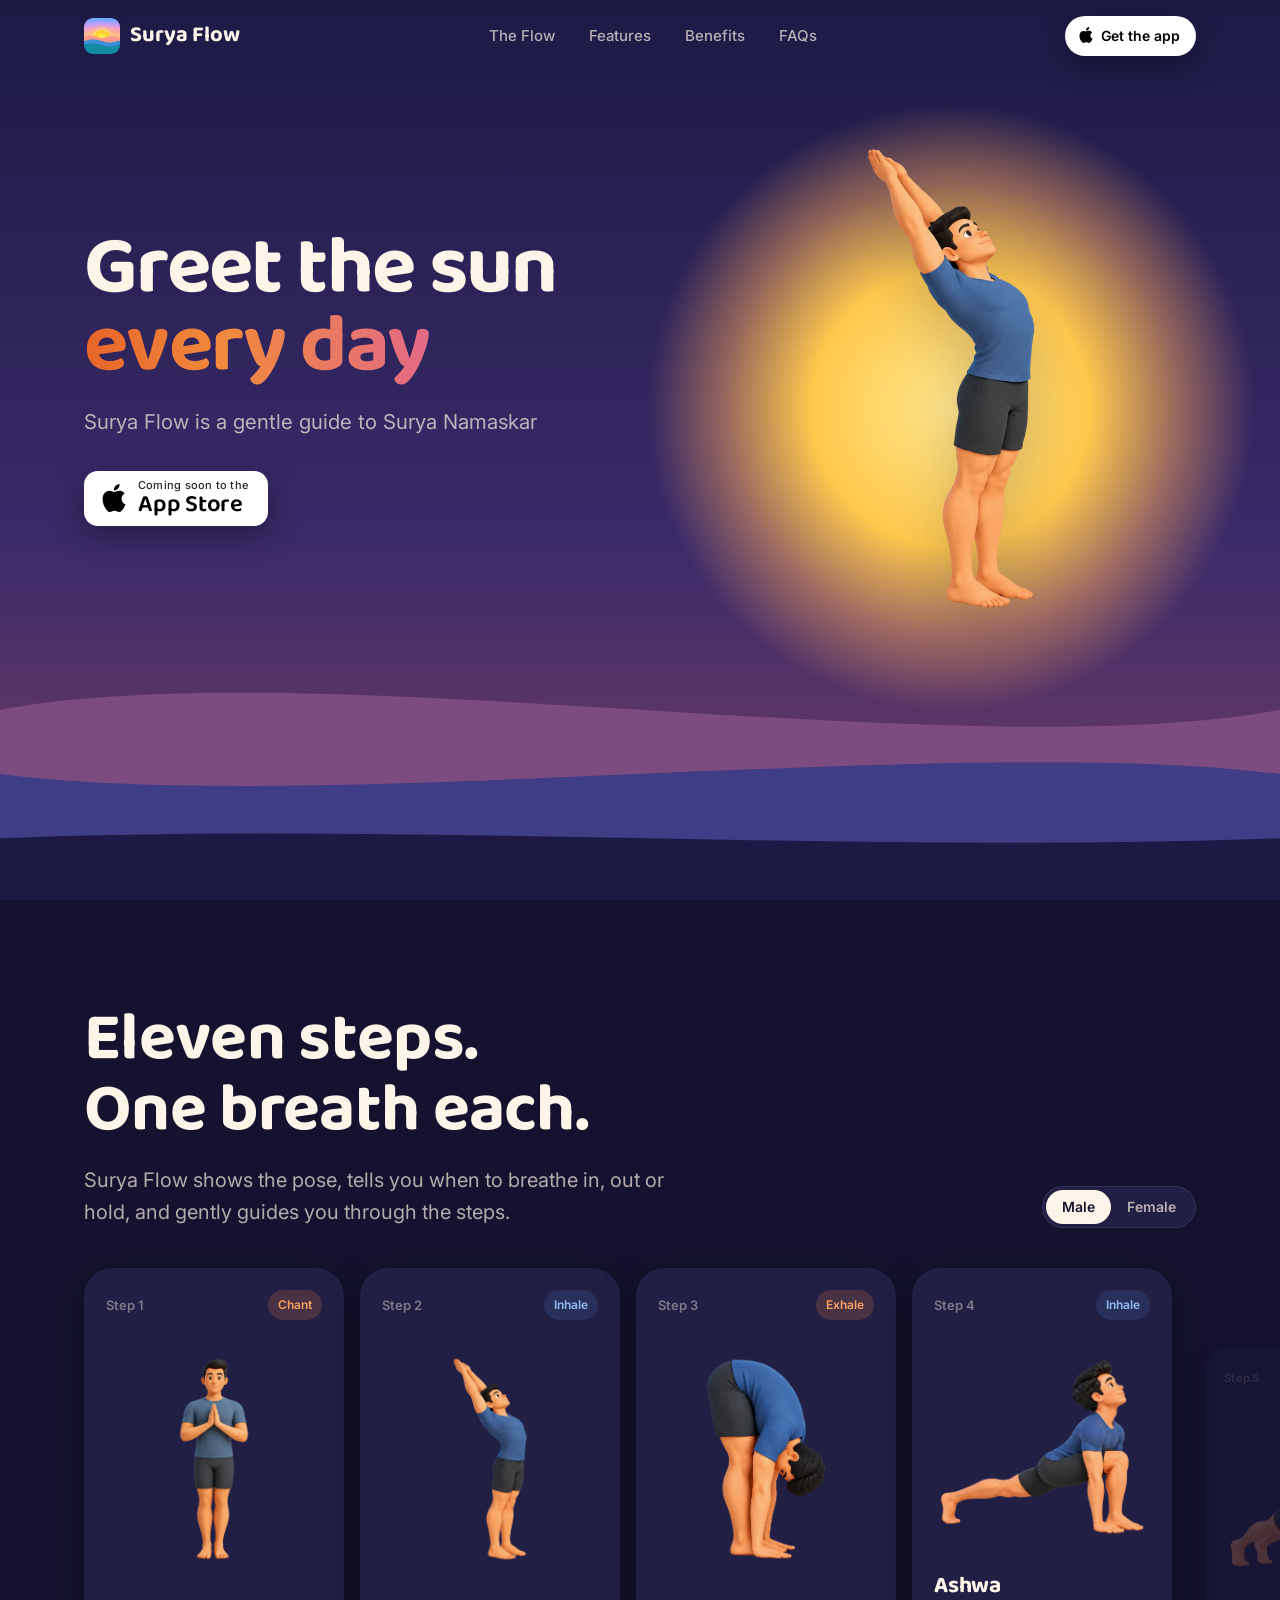
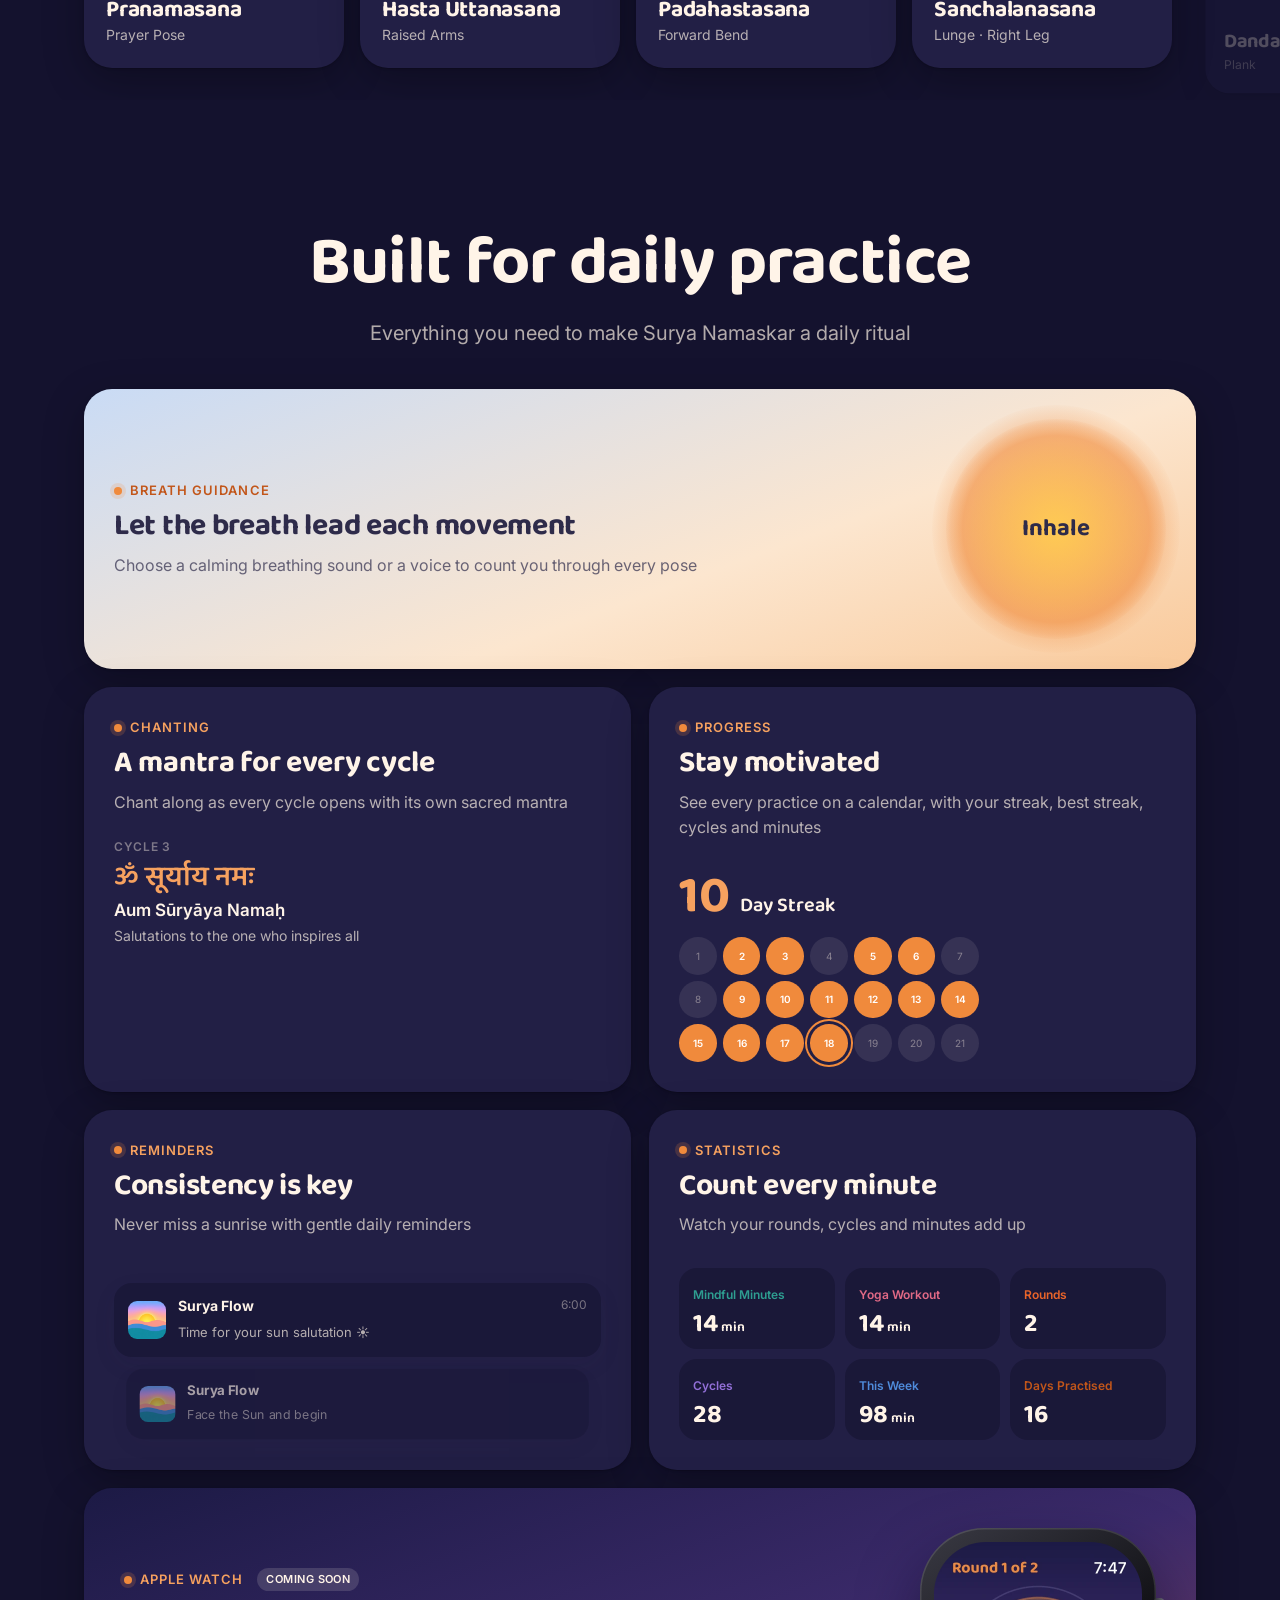
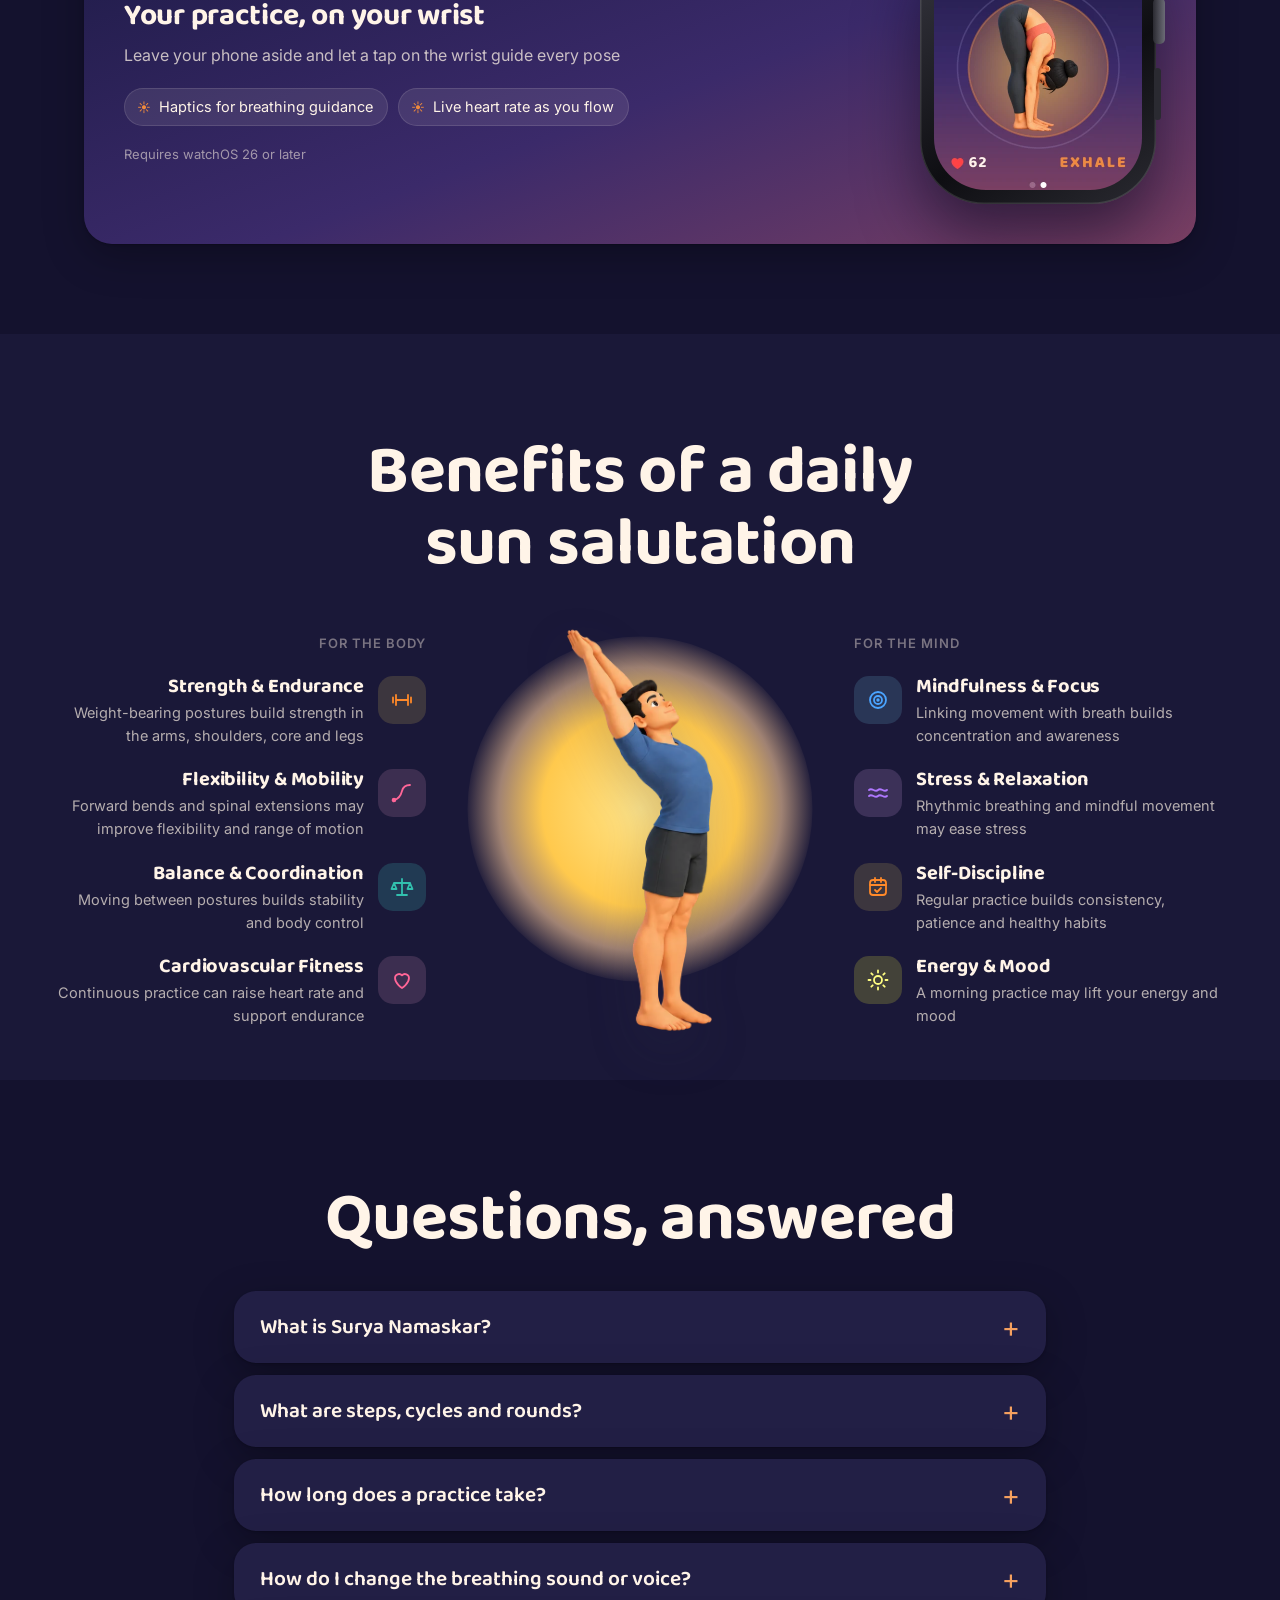
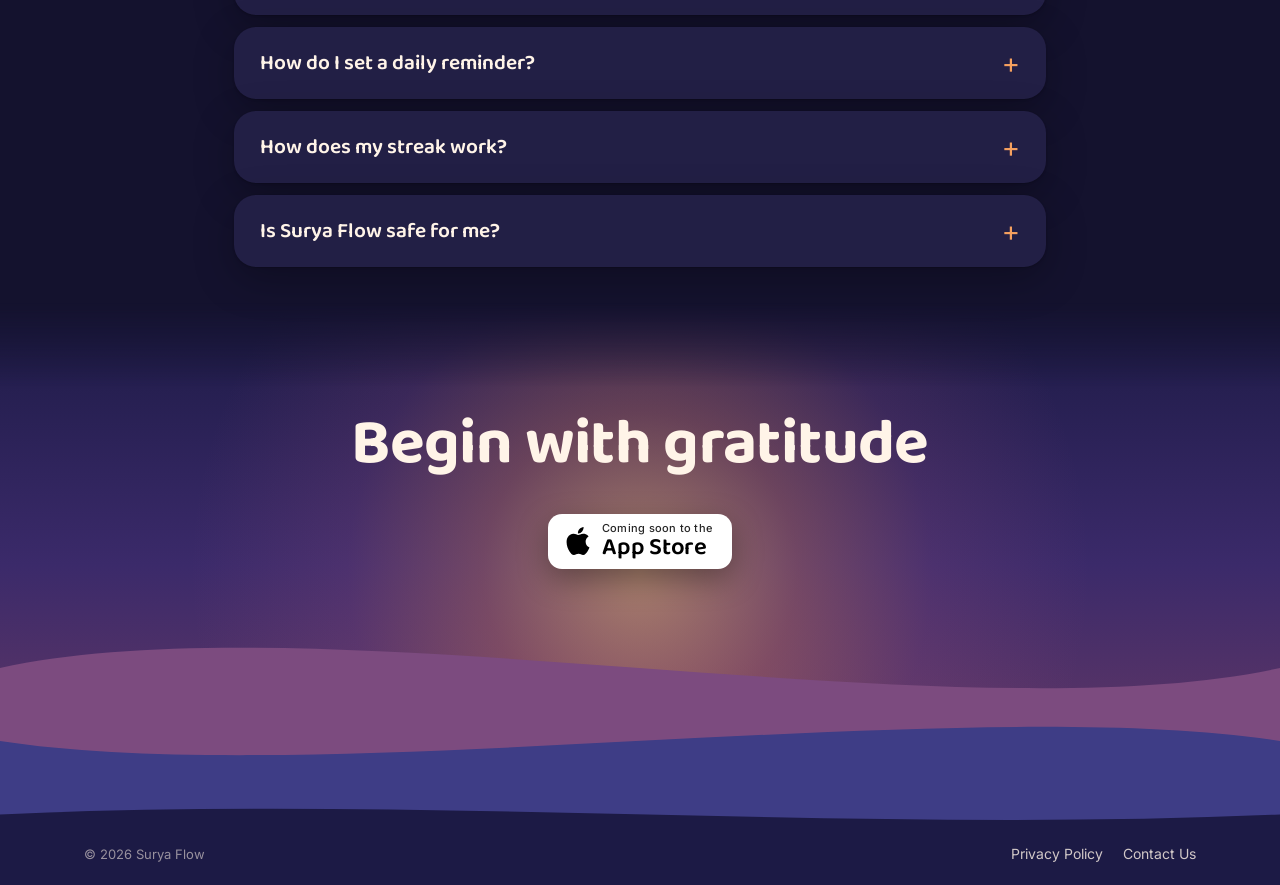
<file: index.html>
<!doctype html>
<html lang="en">
<head>
  <meta charset="utf-8">
  <script>(function(){function t(){var h=new Date().getHours(),d=h<6||h>=18;document.documentElement.dataset.theme=d?"dark":"light";var m=document.querySelector('meta[name="theme-color"]');if(m)m.content=d?"#1C1A45":"#C9DBF5";}t();setInterval(t,60000);})();</script>
  <script>try{history.scrollRestoration="manual"}catch(e){}</script>
  <meta name="viewport" content="width=device-width, initial-scale=1, viewport-fit=cover">
  <title>Surya Flow · A gentle guide to Surya Namaskar</title>
  <meta name="description" content="Surya Flow guides your sun salutation pose by pose, with breath cues, 14 recorded mantras, streaks, reminders and Apple Health. In English and Hindi, for iPhone.">
  <meta name="theme-color" content="#C9DBF5">
  <meta property="og:title" content="Surya Flow · A gentle guide to Surya Namaskar">
  <meta property="og:description" content="Move with awareness. Breathe with intention. Practise with gratitude.">
  <meta property="og:image" content="assets/og.jpg">
  <meta property="og:type" content="website">
  <meta name="twitter:card" content="summary_large_image">
  <link rel="icon" type="image/png" href="assets/favicon.png">
  <link rel="apple-touch-icon" href="assets/apple-touch-icon.png">
  <link rel="preconnect" href="https://fonts.googleapis.com">
  <link rel="preconnect" href="https://fonts.gstatic.com" crossorigin>
  <link href="https://fonts.googleapis.com/css2?family=Baloo+2:wght@500;600;700;800&family=Inter:wght@400;500;600;700&display=swap" rel="stylesheet">
  <link rel="stylesheet" href="styles.css?v=20261114084831">
</head>
<body>

<header class="nav" id="nav">
  <div class="wrap nav-inner">
    <a class="brand" href="#top"><img src="assets/icon.webp" alt="" width="36" height="36">Surya Flow</a>
    <ul class="nav-links">
      <li><a href="#flow">The Flow</a></li>
      <li><a href="#features">Features</a></li>
      <li><a href="#benefits">Benefits</a></li>
      <li><a href="#help">FAQs</a></li>
    </ul>
    <a class="store-pill" href="#download"><svg class="apple" viewBox="0 0 24 24" width="16" height="16" aria-hidden="true"><path fill="currentColor" d="M12.152 6.896c-.948 0-2.415-1.078-3.96-1.04-2.04.027-3.91 1.183-4.961 3.014-2.117 3.675-.546 9.103 1.519 12.09 1.013 1.454 2.208 3.09 3.792 3.039 1.52-.065 2.09-.987 3.935-.987 1.831 0 2.35.987 3.96.948 1.637-.026 2.676-1.48 3.676-2.948 1.156-1.688 1.636-3.325 1.662-3.415-.039-.013-3.182-1.221-3.22-4.857-.026-3.04 2.48-4.494 2.597-4.559-1.429-2.09-3.623-2.324-4.39-2.376-2-.156-3.675 1.09-4.61 1.09zM15.53 3.83c.843-1.012 1.4-2.427 1.245-3.83-1.207.052-2.662.805-3.532 1.818-.78.896-1.454 2.338-1.273 3.714 1.338.104 2.715-.688 3.559-1.701"/></svg>Get the app</a>
  </div>
</header>

<main id="top">

  <!-- Hero -->
  <section class="hero">
    <div class="hero-waves" aria-hidden="true">
      <svg class="wave-1" viewBox="0 0 2880 300" preserveAspectRatio="none" style="height:100%"><path fill="#F7A08C" d="M0 70 C 360 0 1080 140 1440 70 C 1800 0 2520 140 2880 70 V300 H0Z"/></svg>
      <svg class="wave-2" viewBox="0 0 2880 300" preserveAspectRatio="none" style="height:78%"><path fill="#4B8FD8" d="M0 80 C 360 150 1080 10 1440 80 C 1800 150 2520 10 2880 80 V300 H0Z"/></svg>
      <svg class="wave-3" viewBox="0 0 2880 300" preserveAspectRatio="none" style="height:55%"><path fill="#1F8A9E" d="M0 60 C 480 0 960 120 1440 60 C 1920 0 2400 120 2880 60 V300 H0Z"/></svg>
    </div>

    <div class="wrap hero-grid">
      <div class="hero-copy">
        <h1 class="reveal" style="--d:.08s">Greet the sun<br><em>every day</em></h1>
        <p class="hero-lede reveal" style="--d:.16s">Surya Flow is a gentle guide to Surya Namaskar</p>
        <div class="hero-cta reveal" style="--d:.24s">
          <a class="store-badge" href="#download" aria-label="Coming soon to the App Store"><svg class="apple" viewBox="0 0 24 24" width="28" height="28" aria-hidden="true"><path fill="currentColor" d="M12.152 6.896c-.948 0-2.415-1.078-3.96-1.04-2.04.027-3.91 1.183-4.961 3.014-2.117 3.675-.546 9.103 1.519 12.09 1.013 1.454 2.208 3.09 3.792 3.039 1.52-.065 2.09-.987 3.935-.987 1.831 0 2.35.987 3.96.948 1.637-.026 2.676-1.48 3.676-2.948 1.156-1.688 1.636-3.325 1.662-3.415-.039-.013-3.182-1.221-3.22-4.857-.026-3.04 2.48-4.494 2.597-4.559-1.429-2.09-3.623-2.324-4.39-2.376-2-.156-3.675 1.09-4.61 1.09zM15.53 3.83c.843-1.012 1.4-2.427 1.245-3.83-1.207.052-2.662.805-3.532 1.818-.78.896-1.454 2.338-1.273 3.714 1.338.104 2.715-.688 3.559-1.701"/></svg><span class="stack"><small>Coming soon to the</small><b>App Store</b></span></a>
        </div>
      </div>

      <div class="hero-figure reveal" style="--d:.2s" aria-label="A figure moving through the Surya Namaskar poses">
        <div class="fig-sun" aria-hidden="true"></div>
        <div class="fig-stage" id="pStage"></div>
      </div>
    </div>
  </section>

  <!-- The flow -->
  <section class="pad" id="flow">
    <div class="wrap">
      <div class="flow-head">
        <div>
          <h2 class="section-title reveal">Eleven steps.<br>One breath each.</h2>
          <p class="section-lede reveal">Surya Flow shows the pose, tells you when to breathe in, out or hold, and gently guides you through the steps.</p>
        </div>
        <div class="reveal">
          <div class="seg" role="group" aria-label="Figure">
            <button type="button" data-figure="male" aria-pressed="true">Male</button>
            <button type="button" data-figure="female" aria-pressed="false">Female</button>
          </div>
        </div>
      </div>
    </div>
    <div class="steps" id="steps"></div>
  </section>

  <!-- Features -->
  <section class="pad" id="features" style="padding-top:0">
    <div class="wrap">
      <div class="center">
        <h2 class="section-title reveal">Built for<br class="m-br"> daily practice</h2>
        <p class="section-lede reveal">Everything you need to make Surya Namaskar a daily ritual</p>
      </div>

      <div class="bento">
        <article class="tile t-6 breath reveal">
          <div class="copy">
            <span class="eyebrow" style="color:#C2561A">Breath guidance</span>
            <h3>Let the breath lead each movement</h3>
            <p>Choose a calming breathing sound or a voice to count you through every pose</p>
          </div>
          <div class="breather" aria-hidden="true"><div class="ring r2"></div><div class="ring"></div><span id="breathWord">Inhale</span></div>
        </article>

        <article class="tile t-3 mantra-tile reveal">
          <span class="eyebrow">Chanting</span>
          <h3>A mantra for every cycle</h3>
          <p>Chant along as every cycle opens with its own sacred mantra</p>
          <div class="tile-visual">
            <div class="mantra-rot" id="mantraRot">
              <div class="mr-n">Cycle 3</div>
              <div class="mr-hi" lang="hi">ॐ सूर्याय नमः</div>
              <div class="mr-en">Aum Sūryāya Namaḥ</div>
              <div class="mr-mean">Salutations to the one who inspires all</div>
            </div>
            <div class="wave-bars" aria-hidden="true" id="bars"></div>
          </div>
        </article>

        <article class="tile t-3 reveal" style="--d:.08s">
          <span class="eyebrow">Progress</span>
          <h3>Stay motivated</h3>
          <p>See every practice on a calendar, with your streak, best streak, cycles and minutes</p>
          <div class="tile-visual">
            <div class="streak"><b>10</b><span>Day Streak</span></div>
            <div class="cal" id="cal" aria-hidden="true"></div>
          </div>
        </article>

        <article class="tile t-3 reveal">
          <span class="eyebrow">Reminders</span>
          <h3>Consistency is key</h3>
          <p>Never miss a sunrise with gentle daily reminders</p>
          <div class="tile-visual">
            <div class="notif"><img src="assets/icon.webp" alt=""><div><b>Surya Flow</b><small>Time for your sun salutation ☀</small></div><span class="when">6:00</span></div>
            <div class="notif"><img src="assets/icon.webp" alt=""><div><b>Surya Flow</b><small>Face the Sun and begin</small></div></div>
          </div>
        </article>

        <article class="tile t-3 reveal" style="--d:.08s">
          <span class="eyebrow">Statistics</span>
          <h3>Count every minute</h3>
          <p>Watch your rounds, cycles and minutes add up</p>
          <div class="tile-visual health">
            <div class="mind"><small>Mindful Minutes</small><b>14<span> min</span></b></div>
            <div class="yoga"><small>Yoga Workout</small><b>14<span> min</span></b></div>
            <div class="rounds"><small>Rounds</small><b>2</b></div>
            <div class="cycles"><small>Cycles</small><b>28</b></div>
            <div class="week"><small>This Week</small><b>98<span> min</span></b></div>
            <div class="days"><small>Days Practised</small><b>16</b></div>
          </div>
        </article>

        <article class="tile t-6 watch-tile reveal">
          <div class="copy">
            <span class="eyebrow">Apple Watch <em class="soon">Coming soon</em></span>
            <h3>Your practice, on your wrist</h3>
            <p>Leave your phone aside and let a tap on the wrist guide every pose</p>
            <ul class="watch-feats">
              <li>Haptics for breathing guidance</li>
              <li>Live heart rate as you flow</li>
            </ul>
            <small class="watch-req">Requires watchOS 26 or later</small>
          </div>
          <div class="watch">
            <div class="watch-crown"></div><div class="watch-btn"></div>
            <div class="watch-screen"><img src="assets/watch-practice.webp?v=2" alt="Surya Flow on Apple Watch: Round 1 of 2, forward bend in the breathing circle, heart rate 62, Exhale" width="416" height="496" loading="lazy"></div>
          </div>
        </article>
      </div>
    </div>
  </section>

  <!-- Benefits -->
  <section class="pad benefits" id="benefits">
    <div class="wrap">
      <div class="center">
        <h2 class="section-title reveal">Benefits of a daily<br>sun salutation</h2>
      </div>
      <div class="benefit-grid around">
        <div class="benefit-col">
          <div class="col-label reveal">For the body</div>
          <div class="benefit reveal" style="--d:0.00s"><div class="b-ico b-strength"><svg width="24" height="24" viewBox="0 0 24 24" fill="none" stroke="currentColor" stroke-width="1.8" stroke-linecap="round" stroke-linejoin="round" aria-hidden="true"><path d="M6 7v10M18 7v10M3 9.5v5M21 9.5v5M6 12h12"/></svg></div><div><h3>Strength &amp; Endurance</h3><p>Weight-bearing postures build strength in the arms, shoulders, core and legs</p></div></div>
          <div class="benefit reveal" style="--d:0.06s"><div class="b-ico b-flex"><svg width="24" height="24" viewBox="0 0 24 24" fill="none" stroke="currentColor" stroke-width="1.8" stroke-linecap="round" stroke-linejoin="round" aria-hidden="true"><path d="M4 19c5-1 7-5 8-9s3-6 8-6"/><circle cx="4" cy="19" r="1.4" fill="currentColor"/></svg></div><div><h3>Flexibility &amp; Mobility</h3><p>Forward bends and spinal extensions may improve flexibility and range of motion</p></div></div>
          <div class="benefit reveal" style="--d:0.12s"><div class="b-ico b-balance"><svg width="24" height="24" viewBox="0 0 24 24" fill="none" stroke="currentColor" stroke-width="1.8" stroke-linecap="round" stroke-linejoin="round" aria-hidden="true"><path d="M12 4v16M7 20h10M4 8h16M4 8l-2.5 6h5zM20 8l-2.5 6h5z"/></svg></div><div><h3>Balance &amp; Coordination</h3><p>Moving between postures builds stability and body control</p></div></div>
          <div class="benefit reveal" style="--d:0.18s"><div class="b-ico b-heart"><svg width="24" height="24" viewBox="0 0 24 24" fill="none" stroke="currentColor" stroke-width="1.8" stroke-linecap="round" stroke-linejoin="round" aria-hidden="true"><path d="M12 20s-7-4.4-7-10a4 4 0 0 1 7-2.6A4 4 0 0 1 19 10c0 5.6-7 10-7 10z"/></svg></div><div><h3>Cardiovascular Fitness</h3><p>Continuous practice can raise heart rate and support endurance</p></div></div>
        </div>
        <div class="benefit-art reveal" aria-hidden="true">
          <div class="art-sun"></div>
          <img src="assets/poses/raised-male.webp" alt="">
        </div>
        <div class="benefit-col">
          <div class="col-label reveal">For the mind</div>
          <div class="benefit reveal" style="--d:0.24s"><div class="b-ico b-focus"><svg width="24" height="24" viewBox="0 0 24 24" fill="none" stroke="currentColor" stroke-width="1.8" stroke-linecap="round" stroke-linejoin="round" aria-hidden="true"><circle cx="12" cy="12" r="8"/><circle cx="12" cy="12" r="4"/><circle cx="12" cy="12" r=".8" fill="currentColor"/></svg></div><div><h3>Mindfulness &amp; Focus</h3><p>Linking movement with breath builds concentration and awareness</p></div></div>
          <div class="benefit reveal" style="--d:0.30s"><div class="b-ico b-calm"><svg width="24" height="24" viewBox="0 0 24 24" fill="none" stroke="currentColor" stroke-width="1.8" stroke-linecap="round" stroke-linejoin="round" aria-hidden="true"><path d="M3 9c3-3 6 3 9 0s6 3 9 0M3 15c3-3 6 3 9 0s6 3 9 0"/></svg></div><div><h3>Stress &amp; Relaxation</h3><p>Rhythmic breathing and mindful movement may ease stress</p></div></div>
          <div class="benefit reveal" style="--d:0.36s"><div class="b-ico b-habit"><svg width="24" height="24" viewBox="0 0 24 24" fill="none" stroke="currentColor" stroke-width="1.8" stroke-linecap="round" stroke-linejoin="round" aria-hidden="true"><rect x="4" y="5" width="16" height="15" rx="3"/><path d="M4 10h16M9 3v4M15 3v4M9 15l2 2 4-4"/></svg></div><div><h3>Self-Discipline</h3><p>Regular practice builds consistency, patience and healthy habits</p></div></div>
          <div class="benefit reveal" style="--d:0.42s"><div class="b-ico b-mood"><svg width="24" height="24" viewBox="0 0 24 24" fill="none" stroke="currentColor" stroke-width="1.8" stroke-linecap="round" stroke-linejoin="round" aria-hidden="true"><circle cx="12" cy="12" r="4"/><path d="M12 2.5v2M12 19.5v2M2.5 12h2M19.5 12h2M5.3 5.3l1.4 1.4M17.3 17.3l1.4 1.4M5.3 18.7l1.4-1.4M17.3 6.7l1.4-1.4"/></svg></div><div><h3>Energy &amp; Mood</h3><p>A morning practice may lift your energy and mood</p></div></div>
        </div>
      </div>
    </div>
  </section>

  <!-- Help -->
  <section class="pad help" id="help">
    <div class="wrap help-wrap">
      <div class="center">
        <h2 class="section-title reveal">Questions, answered</h2>
      </div>
      <div class="faq-list">
        <details class="faq reveal"><summary>What is Surya Namaskar?</summary><div class="a"><p>Surya Namaskar, or sun salutation, is a flowing sequence of yoga poses linked with the breath. Surya Flow guides the traditional sequence of eleven steps, with a mantra spoken at the start of each cycle.</p></div></details>
        <details class="faq reveal"><summary>What are steps, cycles and rounds?</summary><div class="a"><p>A <b>step</b> is one pose, held for one breath. A <b>cycle</b> is the sequence of poses from Prayer Pose back to standing. A <b>round</b> is fourteen cycles, one for each of the fourteen mantras.</p></div></details>
        <details class="faq reveal"><summary>How long does a practice take?</summary><div class="a"><p>Every step lasts one breath at the pace you choose, from 2 to 5 seconds. One round of 14 cycles takes about 5 minutes at the quickest pace and about 12 minutes at the slowest. The Surya tab shows the time before you begin.</p></div></details>
        <details class="faq reveal"><summary>How do I change the breathing sound or voice?</summary><div class="a"><p>Open <b>Settings → Sound</b>. Choose a breathing style (soft air, rising notes or bells) or a voice (English US, English UK, English Australian or Hindi). You can also turn the spoken mantra and haptics on or off.</p></div></details>
        <details class="faq reveal"><summary>How do I set a daily reminder?</summary><div class="a"><p>Open <b>Settings → Daily Reminder</b>, pick a time and the days you'd like to practise. If reminders don't arrive, make sure notifications are allowed for Surya Flow in the iPhone Settings app.</p></div></details>
        <details class="faq reveal"><summary>How does my streak work?</summary><div class="a"><p>Your streak counts the days in a row you've practised. Practise today to keep it going. The Progress tab also shows your best streak, total cycles, minutes and days, and a calendar of every practice.</p></div></details>
        <details class="faq reveal"><summary>Is Surya Flow safe for me?</summary><div class="a"><p>Go only as deep as feels comfortable and never push into pain. Surya Flow provides general education and is not a substitute for medical advice. If you have a health condition, are pregnant or are recovering from an injury, check with a doctor first.</p></div></details>
      </div>
    </div>
  </section>

  <!-- Closing -->
  <section class="pad closing" id="download">
    <div class="closing-sun" aria-hidden="true"></div>
    <div class="closing-waves" aria-hidden="true">
      <svg class="cw-1" viewBox="0 0 2880 300" preserveAspectRatio="none"><path fill="#7C4B7F" d="M0 80 C 360 10 1080 150 1440 80 C 1800 10 2520 150 2880 80 V300 H0Z"/></svg>
      <svg class="cw-2" viewBox="0 0 2880 300" preserveAspectRatio="none"><path fill="#3E3D86" d="M0 90 C 360 160 1080 20 1440 90 C 1800 160 2520 20 2880 90 V300 H0Z"/></svg>
      <svg class="cw-3" viewBox="0 0 2880 300" preserveAspectRatio="none"><path fill="#1C1A45" d="M0 70 C 480 10 960 130 1440 70 C 1920 10 2400 130 2880 70 V300 H0Z"/></svg>
    </div>
    <div class="wrap">
      <h2 class="reveal">Begin with gratitude</h2>
      <a class="store-badge reveal" href="#download" aria-label="Coming soon to the App Store"><svg class="apple" viewBox="0 0 24 24" width="28" height="28" aria-hidden="true"><path fill="currentColor" d="M12.152 6.896c-.948 0-2.415-1.078-3.96-1.04-2.04.027-3.91 1.183-4.961 3.014-2.117 3.675-.546 9.103 1.519 12.09 1.013 1.454 2.208 3.09 3.792 3.039 1.52-.065 2.09-.987 3.935-.987 1.831 0 2.35.987 3.96.948 1.637-.026 2.676-1.48 3.676-2.948 1.156-1.688 1.636-3.325 1.662-3.415-.039-.013-3.182-1.221-3.22-4.857-.026-3.04 2.48-4.494 2.597-4.559-1.429-2.09-3.623-2.324-4.39-2.376-2-.156-3.675 1.09-4.61 1.09zM15.53 3.83c.843-1.012 1.4-2.427 1.245-3.83-1.207.052-2.662.805-3.532 1.818-.78.896-1.454 2.338-1.273 3.714 1.338.104 2.715-.688 3.559-1.701"/></svg><span class="stack"><small>Coming soon to the</small><b>App Store</b></span></a>
    </div>
  </section>
</main>

<footer id="footer" class="wave-foot">
  <div class="wrap">
    <div class="foot">
      <div class="foot-left"><p class="disclaimer">© <span id="yr">2026</span> Surya Flow</p></div>
      <nav>
        <a href="privacy.html">Privacy Policy</a>
        <a href="mailto:suryaflow@kewalshah.com">Contact Us</a>
      </nav>
    </div>
  </div>
</footer>

<script src="script.js?v=20261114084831"></script>
</body>
</html>
</file>
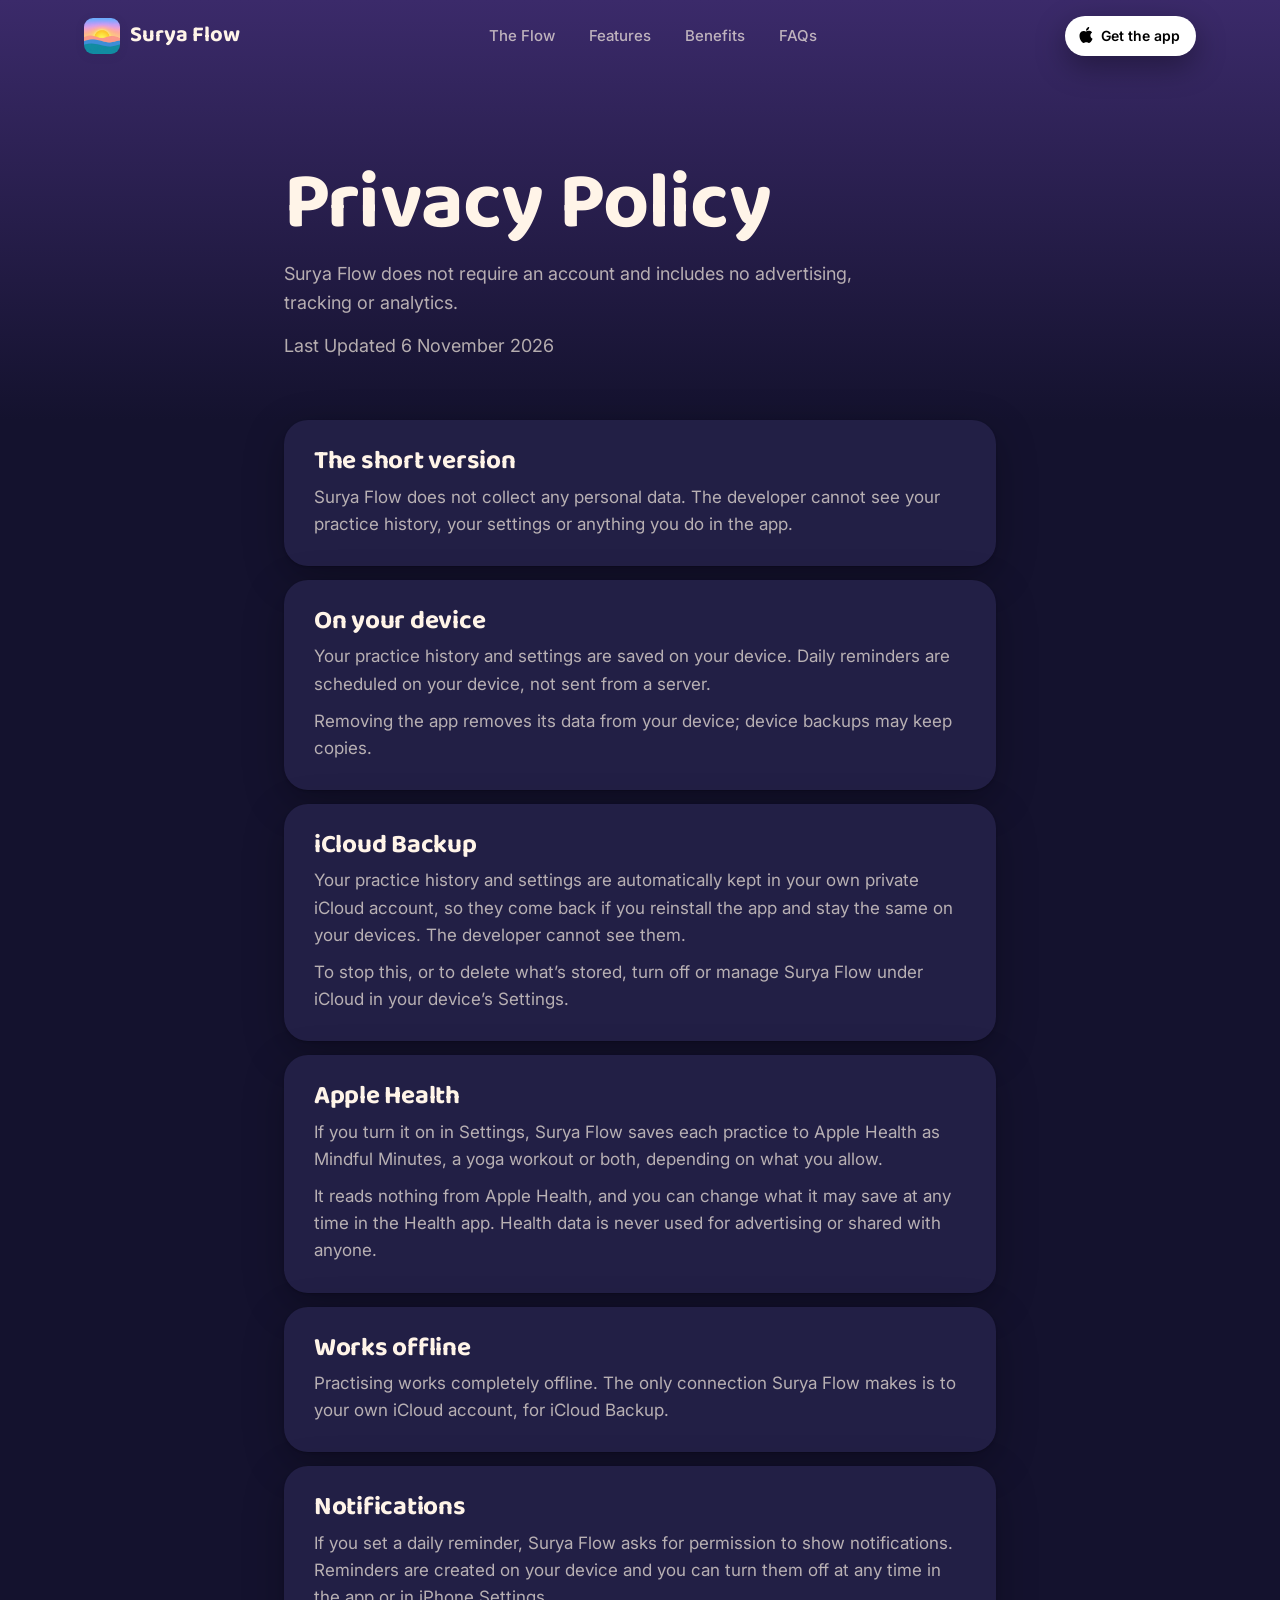
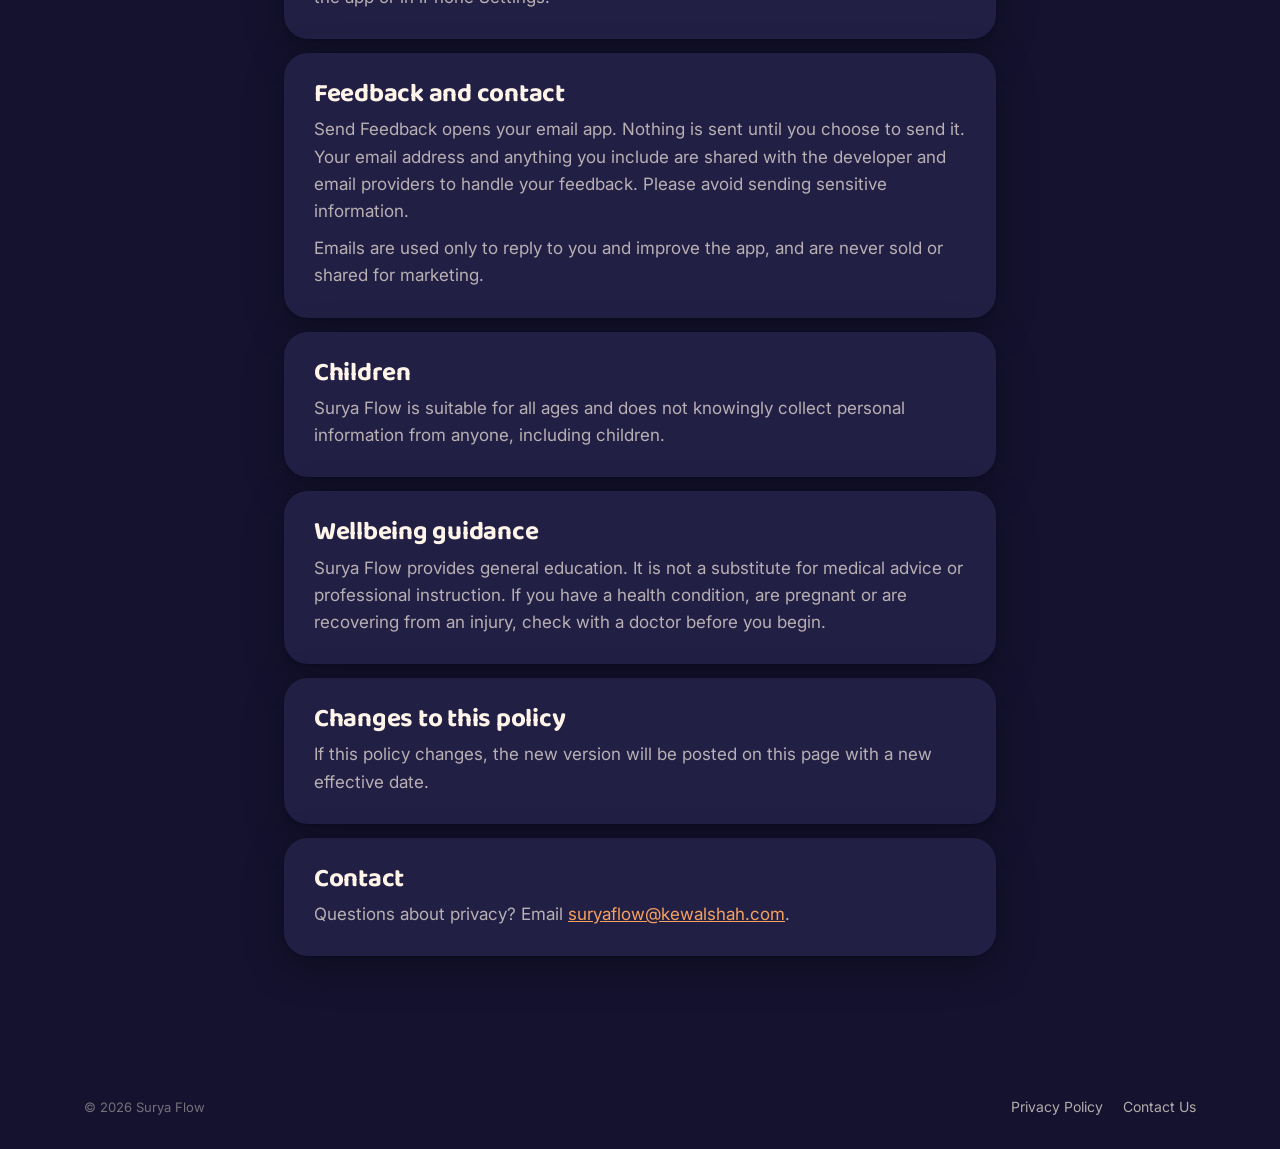
<file: privacy.html>
<!doctype html>
<html lang="en">
<head>
  <meta charset="utf-8">
  <script>(function(){function t(){var h=new Date().getHours(),d=h<6||h>=18;document.documentElement.dataset.theme=d?"dark":"light";var m=document.querySelector('meta[name="theme-color"]');if(m)m.content=d?"#1C1A45":"#C9DBF5";}t();setInterval(t,60000);})();</script>
  <script>try{history.scrollRestoration="manual"}catch(e){}</script>
  <meta name="viewport" content="width=device-width, initial-scale=1, viewport-fit=cover">
  <title>Privacy Policy · Surya Flow</title>
  <meta name="description" content="How Surya Flow handles your data: no account, no ads, no tracking, no analytics.">
  <link rel="icon" type="image/png" href="assets/favicon.png">
  <link rel="apple-touch-icon" href="assets/apple-touch-icon.png">
  <link rel="preconnect" href="https://fonts.googleapis.com">
  <link rel="preconnect" href="https://fonts.gstatic.com" crossorigin>
  <link href="https://fonts.googleapis.com/css2?family=Baloo+2:wght@500;600;700;800&family=Inter:wght@400;500;600;700&display=swap" rel="stylesheet">
  <link rel="stylesheet" href="styles.css?v=20261114084831">
</head>
<body>
<header class="nav" id="nav">
  <div class="wrap nav-inner">
    <a class="brand" href="index.html#top"><img src="assets/icon.webp" alt="" width="36" height="36">Surya Flow</a>
    <ul class="nav-links">
      <li><a href="index.html#flow">The Flow</a></li>
      <li><a href="index.html#features">Features</a></li>
      <li><a href="index.html#benefits">Benefits</a></li>
      <li><a href="index.html#help">FAQs</a></li>
    </ul>
    <a class="store-pill" href="index.html#download"><svg class="apple" viewBox="0 0 24 24" width="16" height="16" aria-hidden="true"><path fill="currentColor" d="M12.152 6.896c-.948 0-2.415-1.078-3.96-1.04-2.04.027-3.91 1.183-4.961 3.014-2.117 3.675-.546 9.103 1.519 12.09 1.013 1.454 2.208 3.09 3.792 3.039 1.52-.065 2.09-.987 3.935-.987 1.831 0 2.35.987 3.96.948 1.637-.026 2.676-1.48 3.676-2.948 1.156-1.688 1.636-3.325 1.662-3.415-.039-.013-3.182-1.221-3.22-4.857-.026-3.04 2.48-4.494 2.597-4.559-1.429-2.09-3.623-2.324-4.39-2.376-2-.156-3.675 1.09-4.61 1.09zM15.53 3.83c.843-1.012 1.4-2.427 1.245-3.83-1.207.052-2.662.805-3.532 1.818-.78.896-1.454 2.338-1.273 3.714 1.338.104 2.715-.688 3.559-1.701"/></svg>Get the app</a>
  </div>
</header>
<main>
  <section class="doc-hero">
    <div class="wrap">
      <h1>Privacy Policy</h1>
      <p>Surya Flow does not require an account and includes no advertising, tracking or analytics.</p>
      <p class="updated">Last Updated 6 November 2026</p>
    </div>
  </section>
  <section class="wrap doc">
      <div class="doc-card reveal"><h2>The short version</h2><p>Surya Flow does not collect any personal data. The developer cannot see your practice history, your settings or anything you do in the app.</p></div>
      <div class="doc-card reveal"><h2>On your device</h2><p>Your practice history and settings are saved on your device. Daily reminders are scheduled on your device, not sent from a server.</p><p>Removing the app removes its data from your device; device backups may keep copies.</p></div>
      <div class="doc-card reveal"><h2>iCloud Backup</h2><p>Your practice history and settings are automatically kept in your own private iCloud account, so they come back if you reinstall the app and stay the same on your devices. The developer cannot see them.</p><p>To stop this, or to delete what’s stored, turn off or manage Surya Flow under iCloud in your device’s Settings.</p></div>
      <div class="doc-card reveal"><h2>Apple Health</h2><p>If you turn it on in Settings, Surya Flow saves each practice to Apple Health as Mindful Minutes, a yoga workout or both, depending on what you allow.</p><p>It reads nothing from Apple Health, and you can change what it may save at any time in the Health app. Health data is never used for advertising or shared with anyone.</p></div>
      <div class="doc-card reveal"><h2>Works offline</h2><p>Practising works completely offline. The only connection Surya Flow makes is to your own iCloud account, for iCloud Backup.</p></div>
      <div class="doc-card reveal"><h2>Notifications</h2><p>If you set a daily reminder, Surya Flow asks for permission to show notifications. Reminders are created on your device and you can turn them off at any time in the app or in iPhone Settings.</p></div>
      <div class="doc-card reveal"><h2>Feedback and contact</h2><p>Send Feedback opens your email app. Nothing is sent until you choose to send it. Your email address and anything you include are shared with the developer and email providers to handle your feedback. Please avoid sending sensitive information.</p><p>Emails are used only to reply to you and improve the app, and are never sold or shared for marketing.</p></div>
      <div class="doc-card reveal"><h2>Children</h2><p>Surya Flow is suitable for all ages and does not knowingly collect personal information from anyone, including children.</p></div>
      <div class="doc-card reveal"><h2>Wellbeing guidance</h2><p>Surya Flow provides general education. It is not a substitute for medical advice or professional instruction. If you have a health condition, are pregnant or are recovering from an injury, check with a doctor before you begin.</p></div>
      <div class="doc-card reveal"><h2>Changes to this policy</h2><p>If this policy changes, the new version will be posted on this page with a new effective date.</p></div>
      <div class="doc-card reveal"><h2>Contact</h2><p>Questions about privacy? Email <a href="mailto:suryaflow@kewalshah.com">suryaflow@kewalshah.com</a>.</p></div>
  </section>
</main>
<footer id="footer">
  <div class="wrap">
    <div class="foot">
      <div class="foot-left"><p class="disclaimer">© <span id="yr">2026</span> Surya Flow</p></div>
      <nav>
        <a href="privacy.html">Privacy Policy</a>
        <a href="mailto:suryaflow@kewalshah.com">Contact Us</a>
      </nav>
    </div>
  </div>
</footer>
<script src="script.js?v=20261114084831"></script>
</body>
</html>
</file>
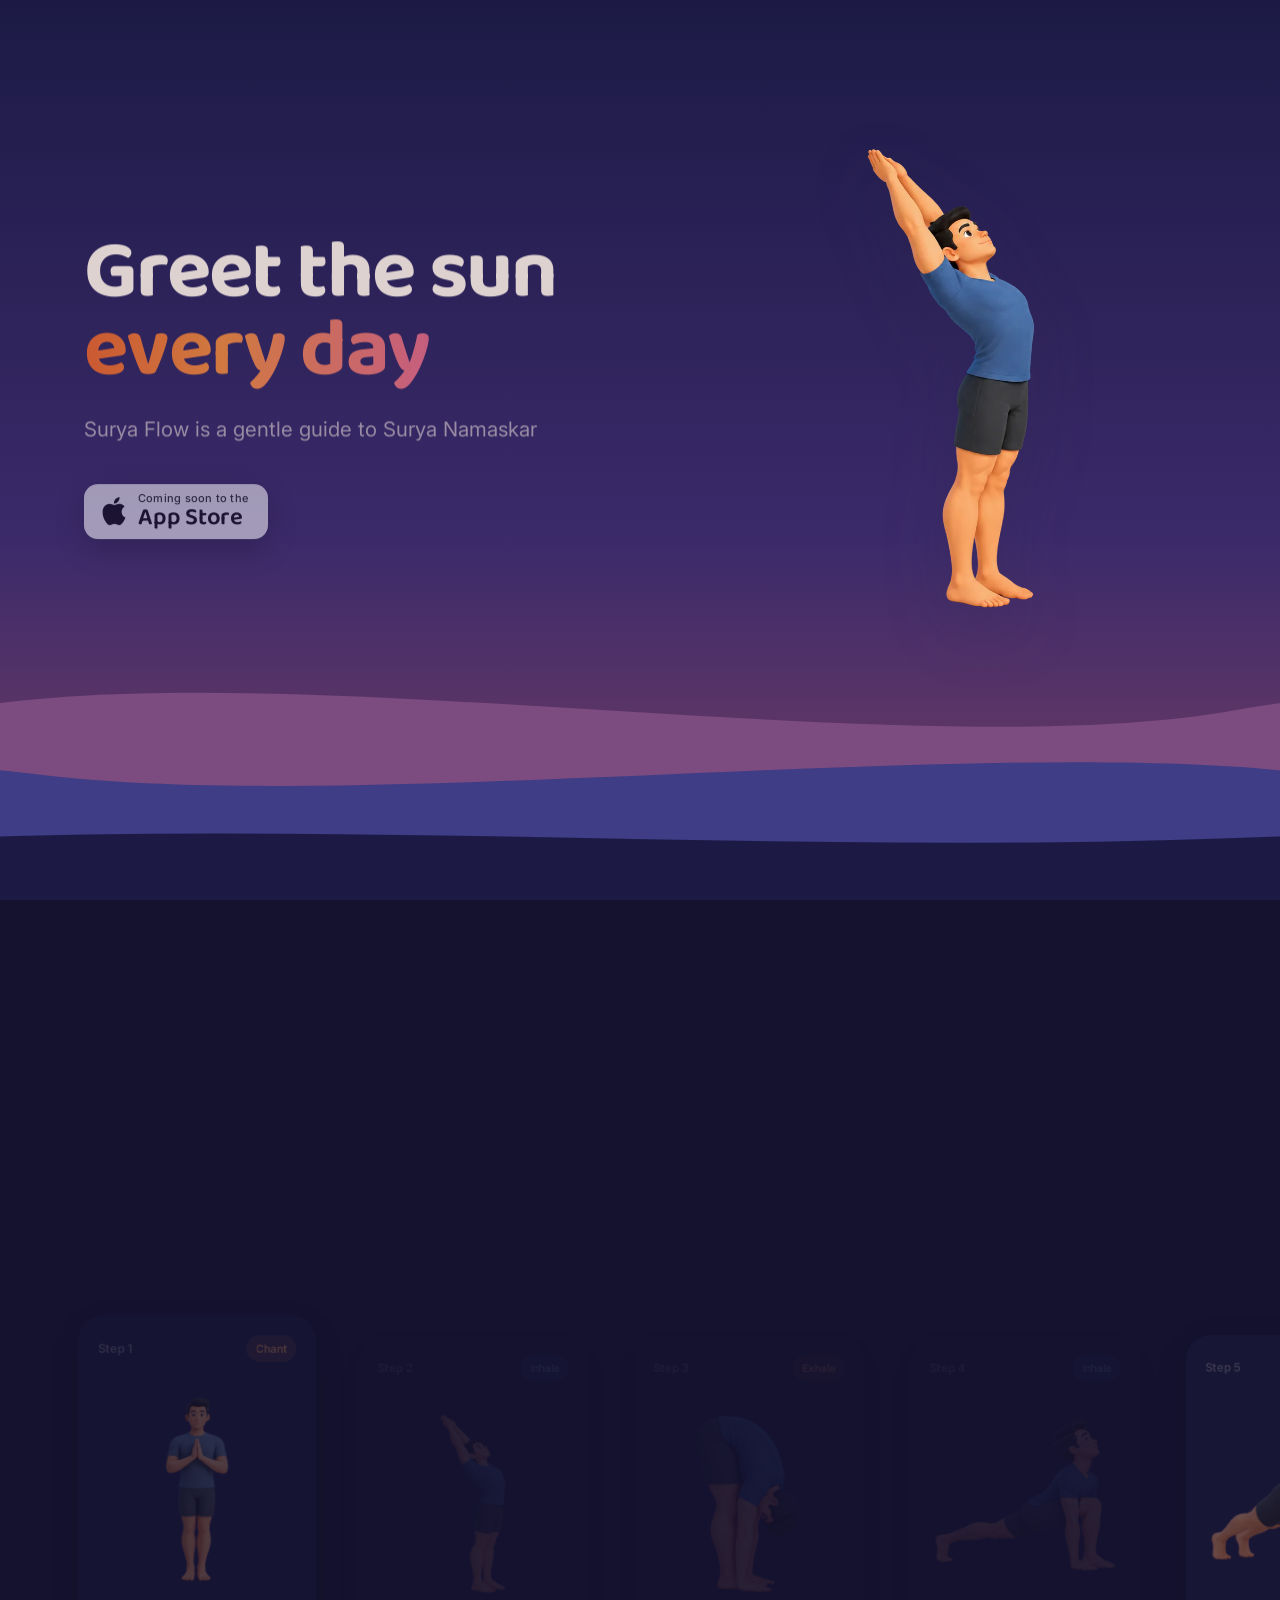
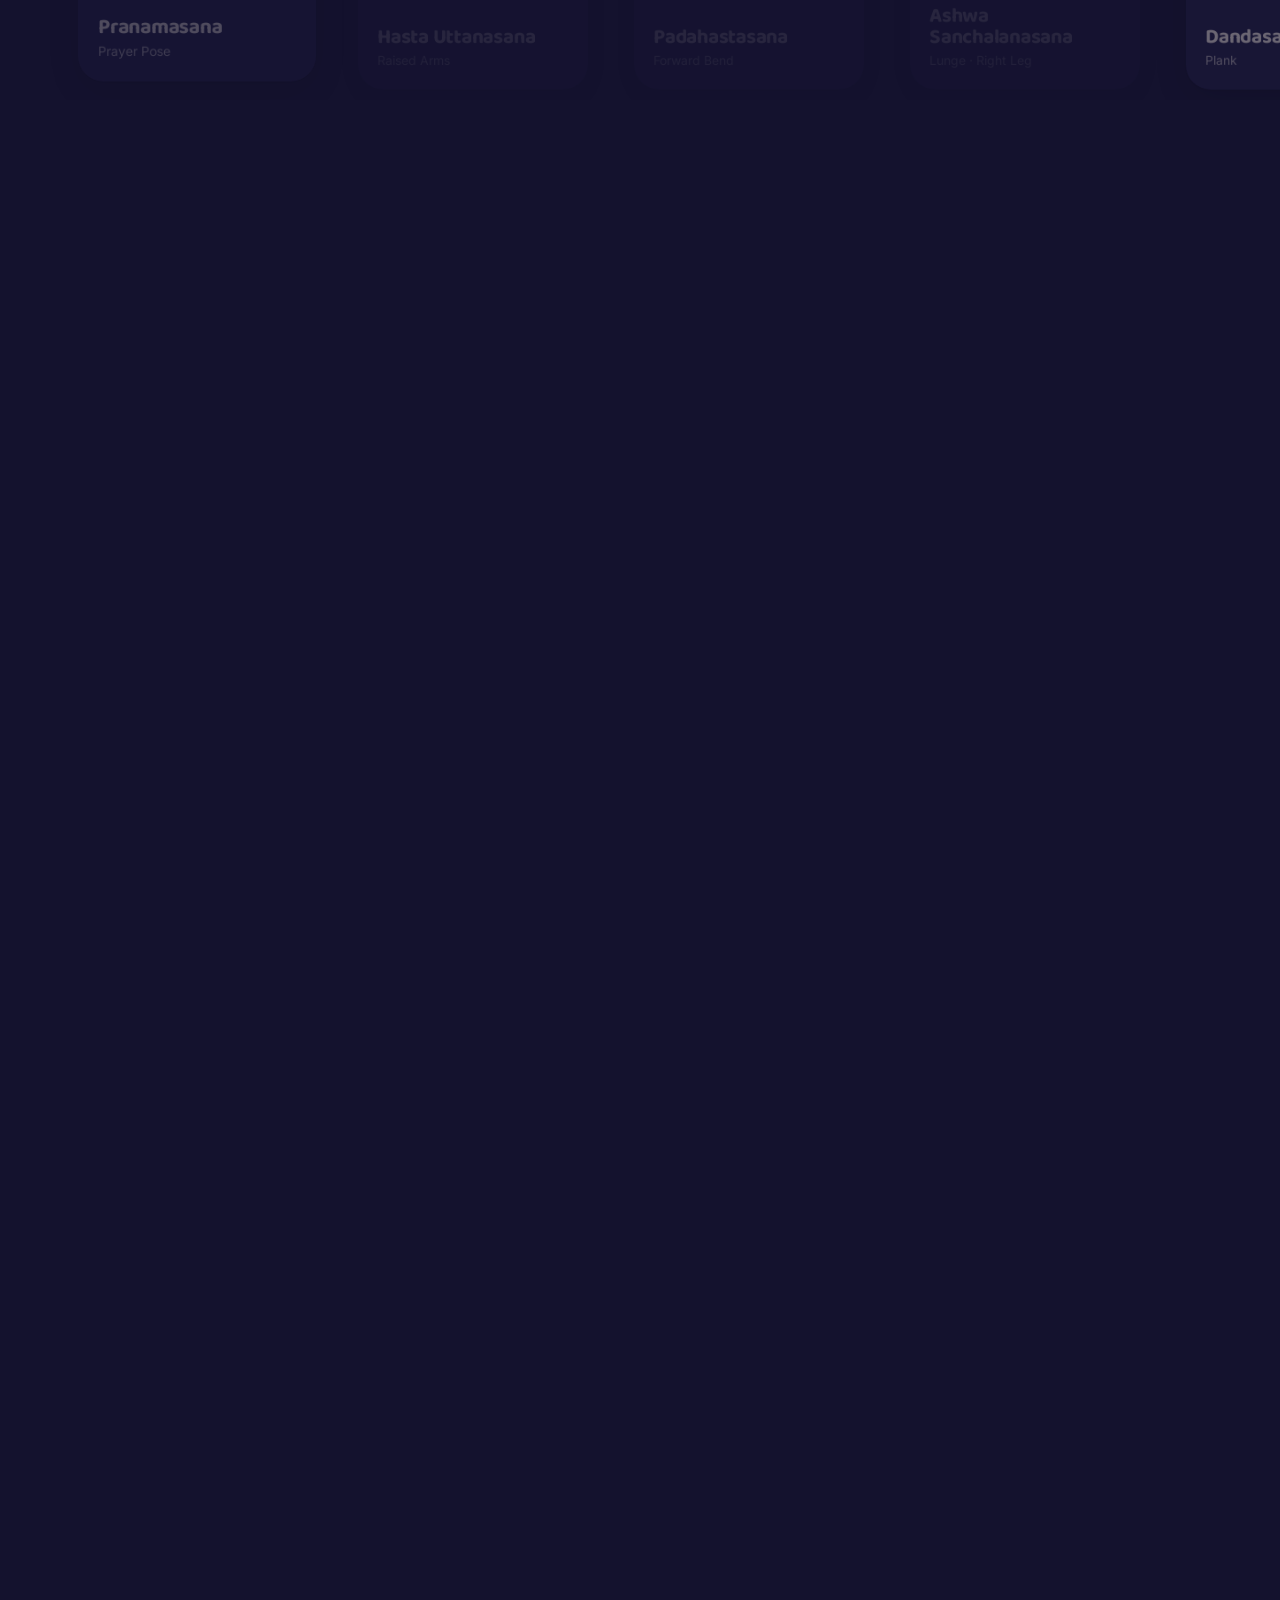
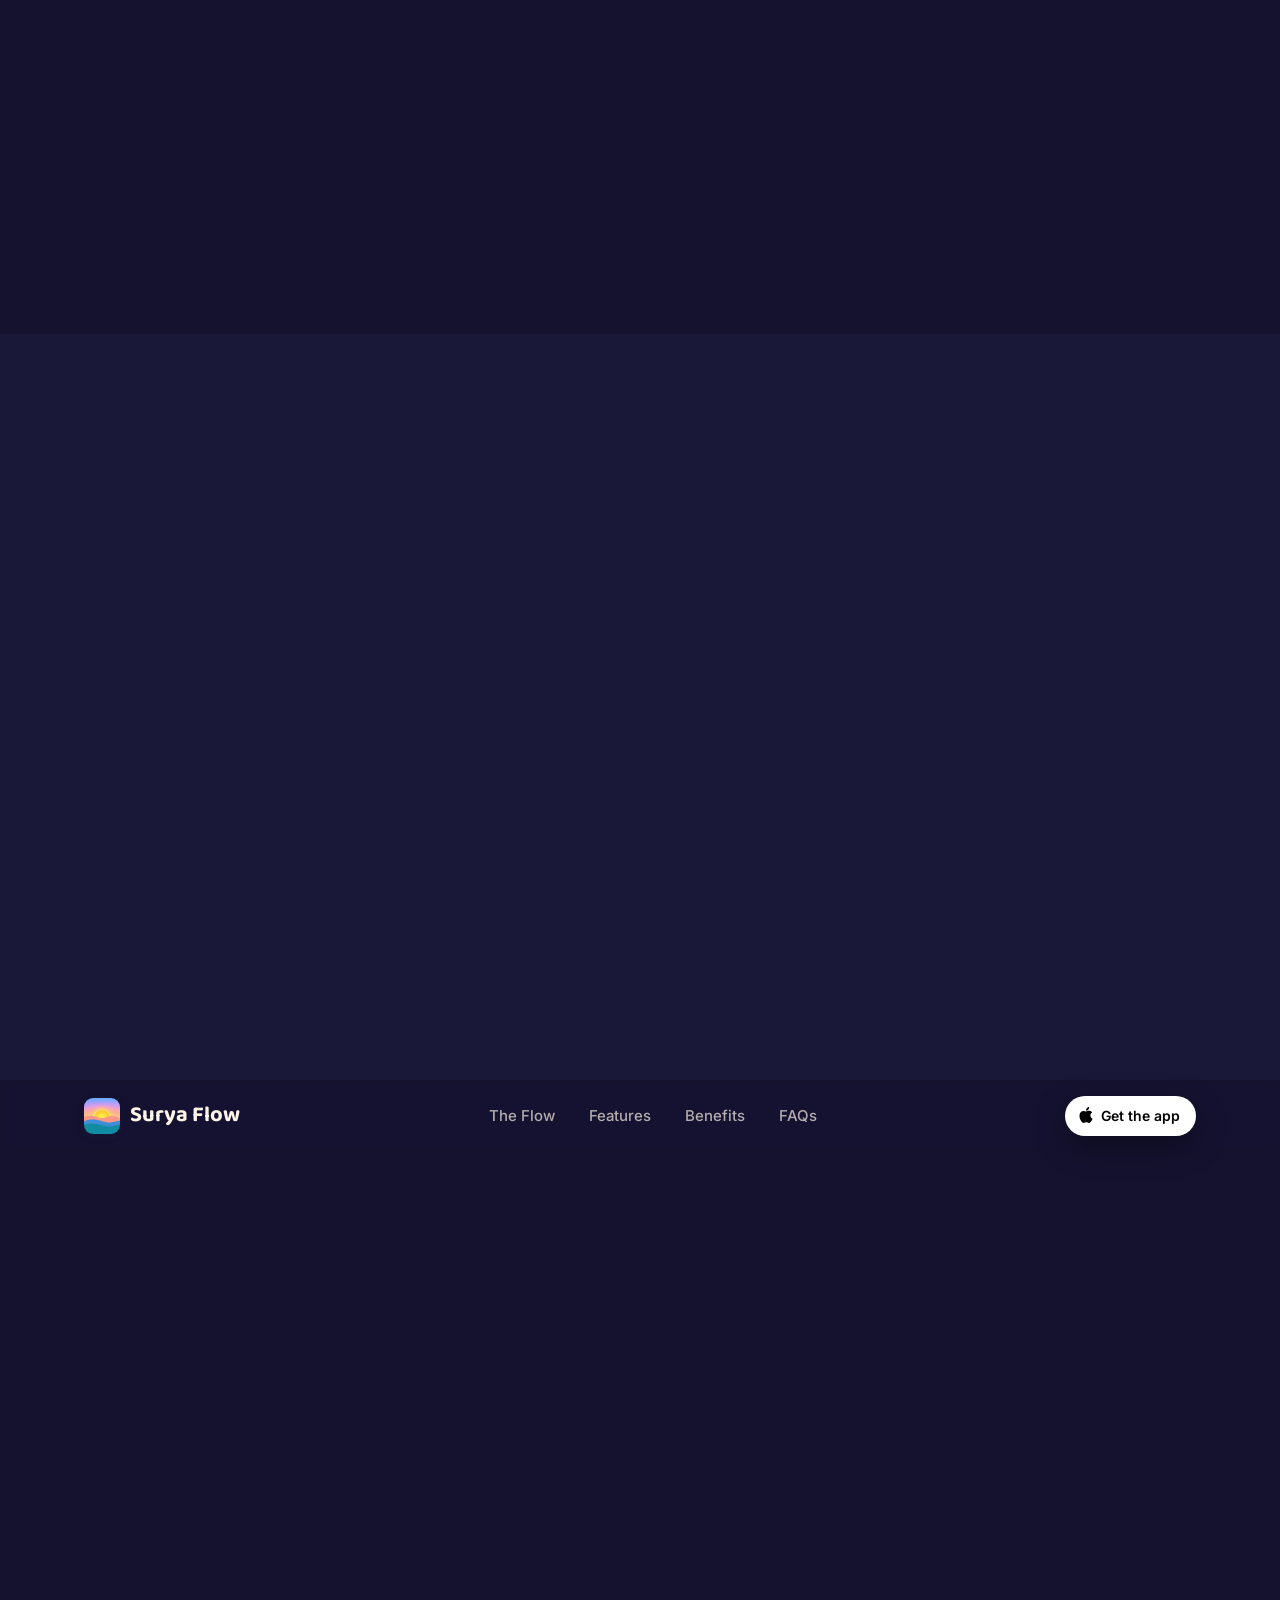
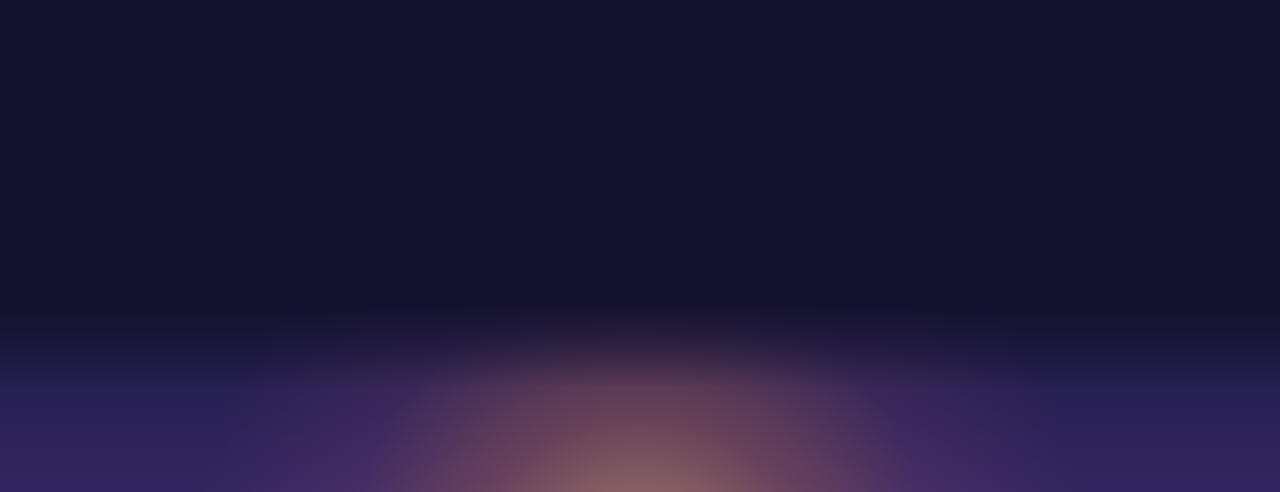
<file: support.html>
<!doctype html>
<html lang="en">
<head>
  <meta charset="utf-8">
  <meta name="viewport" content="width=device-width, initial-scale=1">
  <title>Help · Surya Flow</title>
  <meta http-equiv="refresh" content="0; url=index.html#help">
  <link rel="canonical" href="index.html#help">
  <link rel="icon" type="image/png" href="assets/favicon.png">
  <style>body{margin:0;font:16px system-ui,sans-serif;background:#FFF9F3;color:#2E2B4A;display:grid;place-items:center;min-height:100vh}a{color:#C2561A}</style>
</head>
<body>
  <p>Taking you to <a href="index.html#help">Surya Flow Help</a>…</p>
</body>
</html>
</file>
<file: styles.css>
/* Surya Flow website. Colours come from the app's Theme.swift. */
:root {
  --ink: #2E2B4A;
  --ink-2: rgba(46, 43, 74, 0.66);
  --ink-3: rgba(46, 43, 74, 0.42);
  --bg: #FFF9F3;
  --bg-2: #FBF1E7;
  --card: #FFFFFF;
  --line: rgba(46, 43, 74, 0.09);
  --accent: #F08A3C;
  --accent-text: #C2561A;
  --accent-soft: rgba(240, 138, 60, 0.14);
  --sun: #FFC94D;
  --indigo: #4B4880;
  --lavender: #D9D4EE;
  --dusk-1: #1C1A45;
  --dusk-2: #3B2A6A;
  --dusk-3: #7A3F63;
  --sky-1: #C9DBF5;
  --sky-2: #FCE6CF;
  --sky-3: #F9C99A;
  --shadow: 0 1px 2px rgba(46, 43, 74, 0.04), 0 8px 24px rgba(46, 43, 74, 0.06), 0 24px 60px rgba(46, 43, 74, 0.06);
  --radius: 28px;
  --display: "Baloo 2", ui-rounded, system-ui, sans-serif;
  --body: "Inter", system-ui, -apple-system, "Segoe UI", sans-serif;
  --max: 1160px;
  --hero-bg: url("assets/bg-light.webp");
  color-scheme: light;
}

:root[data-theme="dark"] {
    --ink: #FFF4E8;
    --ink-2: rgba(255, 244, 232, 0.68);
    --ink-3: rgba(255, 244, 232, 0.42);
    --bg: #14122E;
    --bg-2: #1A1838;
    --card: #221F45;
    --line: rgba(255, 244, 232, 0.09);
    --accent-text: #F6A15F;
    --accent-soft: rgba(240, 138, 60, 0.18);
    --shadow: 0 1px 2px rgba(0, 0, 0, 0.2), 0 12px 40px rgba(0, 0, 0, 0.28);
    --hero-bg: url("assets/bg-dark.webp");
    color-scheme: dark;
  }


*, *::before, *::after { box-sizing: border-box; }
html { scroll-behavior: smooth; -webkit-text-size-adjust: 100%; }
body {
  margin: 0;
  background: var(--bg);
  color: var(--ink);
  font-family: var(--body);
  font-size: 17px;
  line-height: 1.6;
  -webkit-font-smoothing: antialiased;
  overflow-x: hidden;
  transition: background-color .4s ease;
}
img { max-width: 100%; display: block; }
a { color: inherit; }
h1, h2, h3, h4 { font-family: var(--display); line-height: 1.05; margin: 0; letter-spacing: -0.01em; font-weight: 700; }
p { margin: 0; }
.wrap { width: 100%; max-width: var(--max); margin: 0 auto; padding: 0 24px; }
@media (max-width: 600px) { .wrap { padding: 0 16px; } }

.eyebrow {
  display: inline-flex; align-items: center; gap: 8px;
  font-size: 13px; font-weight: 600; letter-spacing: 0.08em; text-transform: uppercase;
  color: var(--accent-text);
}
.eyebrow::before { content: ""; width: 8px; height: 8px; border-radius: 50%; background: var(--accent); box-shadow: 0 0 0 4px var(--accent-soft); }
.section-title { font-size: clamp(40px, 6vw, 68px); margin-top: 14px; }
.section-lede { font-size: clamp(17px, 1.6vw, 20px); color: var(--ink-2); max-width: 600px; margin-top: 18px; }
.center { text-align: center; }
.center .section-lede { margin-left: auto; margin-right: auto; }

/* ---------- Nav ---------- */
.nav {
  position: fixed; inset: 0 0 auto 0; z-index: 50;
  transition: background-color .3s ease, box-shadow .3s ease, backdrop-filter .3s ease;
}
.nav.scrolled {
  background: color-mix(in srgb, var(--bg) 78%, transparent);
  backdrop-filter: saturate(180%) blur(18px);
  -webkit-backdrop-filter: saturate(180%) blur(18px);
  box-shadow: 0 1px 0 var(--line);
}
.nav-inner { display: flex; align-items: center; justify-content: space-between; height: 72px; gap: 16px; }
.brand { display: flex; align-items: center; gap: 10px; text-decoration: none; font-family: var(--display); font-weight: 700; font-size: 22px; }
.brand img { width: 36px; height: 36px; border-radius: 9px; box-shadow: 0 2px 8px rgba(46,43,74,.15); }
.nav-links { display: flex; gap: 6px; list-style: none; margin: 0; padding: 0; }
.nav-links a { text-decoration: none; font-size: 15px; font-weight: 500; color: var(--ink-2); padding: 8px 14px; border-radius: 999px; transition: color .2s, background-color .2s; }
.nav-links a:hover { color: var(--ink); background: var(--accent-soft); }
@media (max-width: 860px) { .nav-links { display: none; } }

.btn {
  display: inline-flex; align-items: center; justify-content: center; gap: 10px;
  font: 600 16px/1 var(--body); text-decoration: none; cursor: pointer;
  border: 0; border-radius: 999px; padding: 15px 24px;
  transition: transform .25s cubic-bezier(.2,.8,.2,1), box-shadow .25s, background-color .25s;
}
.btn:hover { transform: translateY(-2px); }
.btn:active { transform: translateY(0) scale(.98); }
.btn-primary { background: var(--ink); color: var(--bg); box-shadow: 0 10px 30px rgba(46,43,74,.22); }
.btn-ghost { background: color-mix(in srgb, var(--card) 70%, transparent); color: var(--ink); box-shadow: inset 0 0 0 1px var(--line); backdrop-filter: blur(10px); }
.btn-sm { padding: 10px 16px; font-size: 14px; }
.btn small { display: block; font-size: 11px; font-weight: 500; opacity: .7; letter-spacing: .02em; margin-bottom: 3px; }
.btn .stack { text-align: left; line-height: 1.1; }
.btn svg { flex: none; }

/* ---------- Hero ---------- */
.hero {
  position: relative; min-height: 100vh; min-height: 100svh;
  padding: 120px 0 0; overflow: hidden;
  background: linear-gradient(180deg, var(--sky-1) 0%, var(--sky-2) 55%, var(--sky-3) 100%);
}
:root[data-theme="dark"] .hero { background: linear-gradient(180deg, var(--dusk-1), var(--dusk-2) 60%, var(--dusk-3)); }

.hero-sun {
  position: absolute; left: 50%; top: 58%; width: min(90vw, 780px); aspect-ratio: 1; translate: -50% -50%;
  border-radius: 50%;
  background: radial-gradient(circle, #FFE58A 0%, #FFC94D 34%, rgba(255, 170, 90, .55) 52%, rgba(255, 150, 120, 0) 70%);
  filter: blur(4px);
  animation: rise 2.4s cubic-bezier(.2,.8,.2,1) both;
}
@keyframes rise { from { transform: translateY(18%); opacity: 0; } to { transform: none; opacity: 1; } }
.hero-waves { position: absolute; left: 0; right: 0; bottom: 0; height: 34%; pointer-events: none; }
.hero-waves svg { position: absolute; bottom: 0; width: 200%; height: 100%; }
.wave-1 { animation: drift 22s linear infinite; }
.wave-2 { animation: drift 30s linear infinite reverse; }
.wave-3 { animation: drift 40s linear infinite; }
@keyframes drift { to { transform: translateX(-50%); } }

.hero-grid { position: relative; z-index: 2; display: grid; grid-template-columns: 1.1fr .9fr; gap: 40px; align-items: center; }
.hero-copy h1 { font-size: clamp(52px, 8vw, 104px); line-height: .95; letter-spacing: -0.02em; }
.hero-copy h1 em { font-style: normal; background: linear-gradient(90deg, #E8642A, #F08A3C 40%, #E26A86); -webkit-background-clip: text; background-clip: text; color: transparent; }
.hero-copy p { font-size: clamp(18px, 1.8vw, 22px); color: var(--ink-2); margin-top: 22px; max-width: 520px; }
.hero-cta { display: flex; flex-wrap: wrap; gap: 12px; margin-top: 34px; }
.hero-meta { display: flex; flex-wrap: wrap; gap: 8px 18px; margin-top: 28px; font-size: 14px; color: var(--ink-2); }
.hero-meta span { display: inline-flex; align-items: center; gap: 6px; }
.hero-meta span::before { content: "✓"; color: var(--accent-text); font-weight: 700; }
.hero-phone { display: flex; justify-content: center; padding-bottom: 40px; }
@media (max-width: 900px) {
  .hero { padding-top: 104px; }
  .hero-grid { grid-template-columns: 1fr; text-align: center; }
  .hero-copy p { margin-left: auto; margin-right: auto; }
  .hero-cta, .hero-meta { justify-content: center; }
}

/* ---------- Phone mockup ---------- */
.phone {
  --w: 300px;
  width: var(--w); aspect-ratio: 9 / 19.5; position: relative;
  border-radius: calc(var(--w) * .17); padding: calc(var(--w) * .035);
  background: linear-gradient(145deg, #3a3758, #16142b);
  box-shadow: 0 0 0 1.5px rgba(255,255,255,.08) inset, 0 40px 80px -20px rgba(46,43,74,.45), 0 20px 40px -20px rgba(46,43,74,.3);
  animation: float 7s ease-in-out infinite;
}
@keyframes float { 50% { transform: translateY(-12px); } }
.phone-screen {
  position: relative; width: 100%; height: 100%; border-radius: calc(var(--w) * .14); overflow: hidden;
  background: linear-gradient(180deg, #C9DBF5, #FCE6CF 55%, #F9C99A);
  color: #2E2B4A; display: flex; flex-direction: column; align-items: center;
}
.phone-island { position: absolute; top: 3%; left: 50%; translate: -50% 0; width: 32%; height: 4.2%; background: #0d0c1a; border-radius: 99px; z-index: 5; }
.phone-status { width: 100%; display: flex; justify-content: space-between; padding: 6.5% 11% 0; font: 600 13px/1 var(--body); }
.p-pill { margin-top: 9%; font: 600 12px/1 var(--body); background: rgba(255,255,255,.6); padding: 7px 12px; border-radius: 99px; backdrop-filter: blur(8px); }
.p-round { margin-top: 6px; font-size: 11px; color: rgba(46,43,74,.6); }
.p-stage { position: relative; flex: 1; width: 100%; display: grid; place-items: center; }
.p-stage img { position: absolute; max-width: 78%; max-height: 82%; object-fit: contain; opacity: 0; transform: scale(.96); transition: opacity .7s ease, transform .9s cubic-bezier(.2,.8,.2,1); filter: drop-shadow(0 12px 18px rgba(46,43,74,.18)); }
.p-stage img.on { opacity: 1; transform: none; }
.p-card { width: 88%; margin-bottom: 9%; background: rgba(255,255,255,.72); backdrop-filter: blur(12px); border-radius: 22px; padding: 14px 16px; text-align: center; box-shadow: 0 8px 20px rgba(46,43,74,.08); }
.p-breath { display: inline-flex; align-items: center; gap: 6px; font: 700 20px/1 var(--display); color: #C2561A; }
.p-dot { width: 9px; height: 9px; border-radius: 50%; background: var(--accent); animation: pulse 2.2s ease-in-out infinite; }
@keyframes pulse { 50% { transform: scale(1.7); opacity: .5; } }
.p-name { font: 700 15px/1.2 var(--display); margin-top: 6px; }
.p-common { font-size: 12px; color: rgba(46,43,74,.6); }
.p-bar { height: 4px; border-radius: 4px; background: rgba(46,43,74,.1); margin-top: 10px; overflow: hidden; }
.p-bar i { display: block; height: 100%; width: 0; background: var(--accent); border-radius: 4px; }
.p-tabs { width: 100%; display: flex; justify-content: space-around; padding: 8px 8% 7%; font-size: 10px; color: rgba(46,43,74,.5); }
.p-tabs b { color: #C2561A; }

/* ---------- Motto marquee ---------- */
.motto { background: var(--ink); color: var(--bg); overflow: hidden; padding: 22px 0; }
.motto-track { display: flex; gap: 48px; width: max-content; animation: marquee 40s linear infinite; font: 600 clamp(22px, 3vw, 32px)/1 var(--display); white-space: nowrap; }
.motto-track span { display: inline-flex; align-items: center; gap: 48px; }
.motto-track span::after { content: "☀"; color: var(--sun); font-size: .8em; }
@keyframes marquee { to { transform: translateX(-50%); } }

/* ---------- Sections ---------- */
section { position: relative; }
.pad { padding: clamp(80px, 12vw, 150px) 0; }

/* Flow: 11 steps */
.flow-head { display: flex; justify-content: space-between; align-items: end; gap: 24px; flex-wrap: wrap; }
.seg { display: inline-flex; background: var(--card); padding: 4px; border-radius: 999px; box-shadow: inset 0 0 0 1px var(--line); }
.seg button { font: 600 14px/1 var(--body); color: var(--ink-2); background: none; border: 0; padding: 10px 16px; border-radius: 999px; cursor: pointer; transition: all .25s; }
.seg button[aria-pressed="true"] { background: var(--ink); color: var(--bg); }
.steps { display: grid; grid-auto-flow: column; grid-auto-columns: minmax(240px, 1fr); gap: 16px; overflow-x: auto; scroll-snap-type: x mandatory; padding: 40px 24px 24px; margin: 0 -24px; scrollbar-width: none; }
.steps::-webkit-scrollbar { display: none; }
.step {
  scroll-snap-align: start; background: var(--card); border-radius: var(--radius); padding: 22px; box-shadow: var(--shadow);
  display: flex; flex-direction: column; min-height: 400px; transition: transform .4s cubic-bezier(.2,.8,.2,1);
}
.step:hover { transform: translateY(-6px); }
.step-top { display: flex; justify-content: space-between; align-items: center; font-size: 13px; font-weight: 600; color: var(--ink-3); }
.breath-tag { font-size: 12px; font-weight: 600; padding: 5px 10px; border-radius: 99px; background: var(--accent-soft); color: var(--accent-text); }
.breath-tag.inhale { background: rgba(79,139,219,.14); color: #2F67B5; }
.breath-tag.hold { background: rgba(147,112,216,.16); color: #6E4BB8; }
:root[data-theme="dark"] .breath-tag.inhale { color: #93BBF4; } :root[data-theme="dark"] .breath-tag.hold { color: #C6B0F6; }

.step-img { flex: 1; display: grid; place-items: center; padding: 16px 0; min-height: 210px; }
.step-img img { max-height: 210px; width: auto; max-width: 100%; object-fit: contain; }
.step h3 { font-size: 23px; }
.step p { font-size: 14px; color: var(--ink-2); margin-top: 2px; }
.steps-hint { font-size: 14px; color: var(--ink-3); margin-top: 4px; }

/* Bento */
.bento { display: grid; grid-template-columns: repeat(6, 1fr); gap: 18px; margin-top: 56px; }
.tile { background: var(--card); border-radius: var(--radius); padding: 30px; box-shadow: var(--shadow); overflow: hidden; position: relative; display: flex; flex-direction: column; gap: 10px; }
.tile h3 { font-size: 30px; }
.tile p { color: var(--ink-2); font-size: 16px; }
.t-6 { grid-column: span 6; } .t-4 { grid-column: span 4; } .t-3 { grid-column: span 3; } .t-2 { grid-column: span 2; }
@media (max-width: 960px) { .t-4, .t-3, .t-2 { grid-column: span 3; } }
@media (max-width: 680px) { .bento { grid-template-columns: 1fr; } .t-6, .t-4, .t-3, .t-2 { grid-column: auto; } }
.tile-visual { margin-top: auto; padding-top: 20px; }

.tile.breath { background: linear-gradient(160deg, #C9DBF5, #FCE6CF 60%, #F9C99A); color: #2E2B4A; flex-direction: row; gap: 30px; align-items: center; }
.tile.breath p { color: rgba(46,43,74,.7); }
.tile.breath .copy { flex: 1; display: flex; flex-direction: column; gap: 10px; }
.breather { flex: none; width: 220px; height: 220px; display: grid; place-items: center; position: relative; }
.breather .ring { position: absolute; inset: 0; border-radius: 50%; background: radial-gradient(circle, rgba(255,201,77,.9), rgba(240,138,60,.5) 60%, rgba(240,138,60,0) 72%); animation: breathe 8s ease-in-out infinite; }
.breather .ring.r2 { animation-delay: -.4s; opacity: .5; inset: -14px; }
.breather span { position: relative; font: 700 24px/1 var(--display); color: #2E2B4A; }
@keyframes breathe { 0%, 100% { transform: scale(.55); } 45%, 55% { transform: scale(1); } }
.chips { display: flex; flex-wrap: wrap; gap: 8px; margin-top: 8px; }
.chip { font-size: 13px; font-weight: 600; padding: 7px 12px; border-radius: 99px; background: rgba(255,255,255,.65); }
@media (max-width: 680px) { .tile.breath { flex-direction: column; } .breather { width: 180px; height: 180px; } }

.wave-bars { display: flex; align-items: center; gap: 4px; height: 56px; }
.wave-bars i { flex: 1; border-radius: 4px; background: var(--accent); opacity: .85; animation: bar 1.4s ease-in-out infinite; }
@keyframes bar { 0%, 100% { height: 18%; } 50% { height: 100%; } }
.devanagari { font-family: var(--display); font-size: 26px; font-weight: 600; color: var(--accent-text); margin-top: 14px; }

.streak { display: flex; align-items: baseline; gap: 10px; font-family: var(--display); }
.streak b { font-size: 60px; line-height: 1; color: var(--accent-text); }
.streak span { font-size: 20px; font-weight: 600; }
.cal { display: grid; grid-template-columns: repeat(7, 1fr); gap: 6px; margin-top: 14px; }
.cal i { aspect-ratio: 1; border-radius: 50%; background: var(--line); font-style: normal; font-size: 11px; display: grid; place-items: center; color: var(--ink-3); }
.cal i.d { background: var(--accent); color: #fff; font-weight: 600; }
.cal i.t { box-shadow: 0 0 0 2px var(--accent) inset; color: var(--accent-text); background: transparent; }

.notif { background: color-mix(in srgb, var(--bg-2) 90%, transparent); border-radius: 18px; padding: 12px 14px; display: flex; gap: 12px; align-items: center; box-shadow: 0 8px 22px rgba(46,43,74,.08); }
.notif img { width: 38px; height: 38px; border-radius: 9px; }
.notif b { display: block; font-size: 14px; }
.notif small { font-size: 13px; color: var(--ink-2); }
.notif .when { margin-left: auto; align-self: flex-start; font-size: 12px; color: var(--ink-3); }
.notif + .notif { margin-top: 10px; transform: scale(.95); opacity: .6; }

.health { display: grid; grid-template-columns: 1fr 1fr; gap: 10px; }
.health div { border-radius: 18px; padding: 14px; background: var(--bg-2); }
.health b { display: block; font: 700 28px/1 var(--display); }
.health small { font-size: 12px; font-weight: 600; }
.health .mind small { color: #2E9E91; } .health .yoga small { color: #E26A86; }

.lang-demo { display: flex; gap: 8px; flex-wrap: wrap; font-family: var(--display); font-size: 22px; font-weight: 600; }
.lang-demo span { padding: 6px 14px; border-radius: 14px; background: var(--bg-2); transition: all .4s; }
.lang-toggle { margin-top: 14px; }

.swatches { display: flex; gap: 12px; flex-wrap: wrap; }
.swatch { width: 44px; height: 44px; border-radius: 50%; border: 0; cursor: pointer; background: var(--c); box-shadow: 0 0 0 3px var(--card), 0 0 0 5px transparent; transition: box-shadow .25s, transform .25s; }
.swatch:hover { transform: scale(1.08); }
.swatch[aria-pressed="true"] { box-shadow: 0 0 0 3px var(--card), 0 0 0 5px var(--c); }
.swatch-label { font-size: 14px; color: var(--ink-2); margin-top: 10px; }

.cloud { font-size: 56px; line-height: 1; }

/* Learn */
.learn { background: var(--bg-2); }
.learn-grid { display: grid; grid-template-columns: repeat(4, 1fr); gap: 18px; margin-top: 56px; }
@media (max-width: 960px) { .learn-grid { grid-template-columns: 1fr 1fr; } }
@media (max-width: 560px) { .learn-grid { grid-template-columns: 1fr; } }
.learn-card { background: var(--card); border-radius: var(--radius); padding: 28px; box-shadow: var(--shadow); }
.learn-card .num { font: 700 15px/1 var(--display); color: var(--accent-text); }
.learn-card h3 { font-size: 26px; margin: 14px 0 10px; }
.learn-card p { font-size: 15px; color: var(--ink-2); }

/* Mantras */
.mantras { background: linear-gradient(180deg, var(--dusk-1), var(--dusk-2) 70%, var(--dusk-3)); color: #FFF4E8; overflow: hidden; }
.mantras .eyebrow { color: #FFD3B0; }
.mantras .section-lede { color: rgba(255,244,232,.7); }
.mantras .seg { background: rgba(255,255,255,.08); box-shadow: none; }
.mantras .seg button { color: rgba(255,244,232,.7); }
.mantras .seg button[aria-pressed="true"] { background: #FFF4E8; color: #1C1A45; }
.stars { position: absolute; inset: 0; background-image: radial-gradient(1.5px 1.5px at 20% 30%, #fff8, transparent), radial-gradient(1px 1px at 70% 20%, #fff7, transparent), radial-gradient(1.5px 1.5px at 85% 60%, #fff6, transparent), radial-gradient(1px 1px at 35% 75%, #fff6, transparent), radial-gradient(1px 1px at 55% 45%, #fff5, transparent), radial-gradient(1.5px 1.5px at 10% 85%, #fff5, transparent); pointer-events: none; }
.mantra-grid { display: grid; grid-template-columns: repeat(auto-fill, minmax(250px, 1fr)); gap: 12px; margin-top: 48px; position: relative; }
.mantra { background: rgba(255,255,255,.06); border: 1px solid rgba(255,255,255,.08); border-radius: 20px; padding: 18px 20px; transition: background-color .3s, transform .3s; }
.mantra:hover { background: rgba(255,255,255,.11); transform: translateY(-3px); }
.mantra .n { font-size: 12px; font-weight: 600; color: #FFC94D; letter-spacing: .06em; }
.mantra .m { font: 600 22px/1.2 var(--display); margin-top: 6px; background: linear-gradient(180deg, #fff, #FFD3B0); -webkit-background-clip: text; background-clip: text; color: transparent; }
.mantra .mean { font-size: 14px; color: rgba(255,244,232,.62); margin-top: 4px; }

/* Privacy band */
.promise { display: grid; grid-template-columns: repeat(3, 1fr); gap: 18px; margin-top: 56px; }
@media (max-width: 820px) { .promise { grid-template-columns: 1fr; } }
.promise div { border-radius: var(--radius); padding: 30px; background: var(--card); box-shadow: var(--shadow); }
.promise .ico { width: 52px; height: 52px; border-radius: 16px; display: grid; place-items: center; background: var(--accent-soft); font-size: 26px; margin-bottom: 18px; }
.promise h3 { font-size: 26px; }
.promise p { color: var(--ink-2); font-size: 15px; margin-top: 8px; }

/* Closing */
.closing { position: relative; overflow: hidden; color: #FFF4E8; text-align: center; background: #1C1A45 url("assets/bg-dark.webp") center 40% / cover no-repeat; }
.closing::before { content: ""; position: absolute; inset: 0; background: linear-gradient(180deg, rgba(20,18,46,.2), rgba(20,18,46,.75)); }
.closing .wrap { position: relative; }
.verse { font: 600 clamp(26px, 3.6vw, 40px)/1.3 var(--display); white-space: pre-line; background: linear-gradient(180deg, #FFFFFF, #FFD3B0); -webkit-background-clip: text; background-clip: text; color: transparent; }
.verse-meaning { max-width: 560px; margin: 22px auto 0; color: rgba(255,244,232,.72); }
.closing .icon-big { width: 112px; height: 112px; border-radius: 26px; margin: 64px auto 22px; box-shadow: 0 20px 60px rgba(0,0,0,.35); }
.closing h2 { font-size: clamp(40px, 6vw, 64px); }
.closing .btn-primary { background: #FFF4E8; color: #1C1A45; margin-top: 28px; }

/* Footer */
footer { padding: 48px 0 56px; font-size: 14px; color: var(--ink-2); }
.foot { display: flex; justify-content: space-between; align-items: center; gap: 20px; flex-wrap: wrap; }
.foot nav { display: flex; gap: 20px; flex-wrap: wrap; }
.foot a { text-decoration: none; }
.foot a:hover { color: var(--ink); }
.disclaimer { margin-top: 18px; font-size: 13px; color: var(--ink-3); }

/* ---------- Doc pages (privacy, support) ---------- */
.doc-hero { padding: 150px 0 60px; background: linear-gradient(180deg, var(--sky-1), var(--bg)); }
:root[data-theme="dark"] .doc-hero { background: linear-gradient(180deg, var(--dusk-2), var(--bg)); }

.doc-hero h1 { font-size: clamp(48px, 7vw, 80px); margin-top: 12px; }
.doc-hero p { color: var(--ink-2); margin-top: 14px; font-size: 18px; max-width: 620px; }
.doc { max-width: 760px; padding-bottom: 100px; }
.doc-card { background: var(--card); border-radius: 24px; padding: 28px 30px; box-shadow: var(--shadow); margin-bottom: 14px; }
.doc-card h2 { font-size: 26px; margin-bottom: 8px; }
.doc-card p, .doc-card li { color: var(--ink-2); }
.doc-card p + p { margin-top: 10px; }
.doc-card a { color: var(--accent-text); }
.updated { font-size: 14px; color: var(--ink-3); margin-top: 24px; }
details.faq { background: var(--card); border-radius: 22px; box-shadow: var(--shadow); margin-bottom: 12px; overflow: hidden; }
details.faq summary { list-style: none; cursor: pointer; padding: 22px 26px; font: 600 21px/1.2 var(--display); display: flex; justify-content: space-between; align-items: center; gap: 16px; }
details.faq summary::-webkit-details-marker { display: none; }
details.faq summary::after { content: "+"; font: 400 28px/1 var(--body); color: var(--accent-text); transition: transform .3s; }
details.faq[open] summary::after { transform: rotate(45deg); }
details.faq .a { padding: 0 26px 24px; color: var(--ink-2); }
details.faq .a p + p { margin-top: 10px; }
.contact-card { display: flex; align-items: center; justify-content: space-between; gap: 20px; flex-wrap: wrap; background: linear-gradient(140deg, #FCE6CF, #F9C99A); color: #2E2B4A; border-radius: var(--radius); padding: 32px; margin-bottom: 40px; }
.contact-card h2 { font-size: 32px; }
.contact-card p { color: rgba(46,43,74,.7); margin-top: 6px; }

/* ---------- Reveal on scroll ---------- */
.reveal { opacity: 0; transform: translateY(28px); transition: opacity .9s cubic-bezier(.2,.8,.2,1), transform .9s cubic-bezier(.2,.8,.2,1); transition-delay: var(--d, 0s); }
.reveal.in { opacity: 1; transform: none; }
@media (prefers-reduced-motion: reduce) {
  *, *::before, *::after { animation: none !important; transition: none !important; }
  .reveal { opacity: 1; transform: none; }
  html { scroll-behavior: auto; }
}
@media (max-width: 600px) { .steps { margin: 0 -16px; padding: 32px 16px 24px; grid-auto-columns: 78%; } }
html { overflow-x: clip; }
/* Hero tuning */
.hero-copy h1 { font-size: clamp(48px, 6.4vw, 92px); }
.hero-waves { height: 22%; }
.hero-grid { padding-bottom: 16vh; grid-template-columns: 1.25fr .75fr; }
@media (max-width: 900px) { .hero-grid { grid-template-columns: 1fr; padding-bottom: 0; } .hero-waves { height: 14%; } .hero-phone { padding-bottom: 12vh; } }
.promise .ico { color: var(--accent-text); }
/* Roman transliteration reads better in Inter than in Baloo 2 */
.mantra .m[lang="sa-Latn"], .verse { font-family: var(--body); font-weight: 600; letter-spacing: -0.01em; }
.mantra .m[lang="sa-Latn"] { font-size: 19px; }
.verse { font-size: clamp(24px, 3vw, 34px); }
:root[data-theme="dark"] .wave-1 path { fill: #7C4B7F; }
  :root[data-theme="dark"] .wave-2 path { fill: #3E3D86; }
  :root[data-theme="dark"] .wave-3 path { fill: #1C1A45; }
  :root[data-theme="dark"] .hero-sun { opacity: .85; }

.doc-hero .wrap { max-width: 760px; }

/* ===== Round 2: feedback changes ===== */

/* Hero: figure only, beside the text, standing on the waves */
.hero { min-height: 0; padding-top: 112px; }
.hero-grid { grid-template-columns: 1.15fr .85fr; align-items: end; padding-bottom: 0; gap: 24px; }
.hero-copy { padding-bottom: 24vh; }
.hero-figure { position: relative; z-index: 1; align-self: end; margin-bottom: 9vh; }
.fig-stage { position: relative; height: min(64vh, 560px); }
.fig-stage img {
  position: absolute; left: 50%; bottom: 0; translate: -50% 0;
  max-height: 100%; max-width: 100%; width: auto; object-fit: contain; object-position: bottom;
  opacity: 0; transform: translateY(8px) scale(.98);
  transition: opacity .6s ease, transform .8s cubic-bezier(.2,.8,.2,1);
  filter: drop-shadow(0 18px 24px rgba(46,43,74,.22));
}
.fig-stage img.on { opacity: 1; transform: none; }
.hero-waves { z-index: 2; height: 20%; }
.hero-grid { z-index: 3; }
.hero-figure { z-index: 1; }
@media (max-width: 900px) {
  .hero-grid { grid-template-columns: 1.1fr .9fr; text-align: left; }
  .hero-copy p { margin-left: 0; }
  .hero-cta, .hero-meta { justify-content: flex-start; }
  .fig-stage { height: min(48vh, 420px); }
}
@media (max-width: 600px) {
  .hero { padding-top: 96px; }
  .hero-grid { grid-template-columns: 1fr 0.8fr; gap: 8px; }
  .hero-copy { padding-bottom: 18vh; }
  .hero-copy h1 { font-size: 40px; }
  .hero-copy p { font-size: 16px; }
  .hero-cta .btn-ghost { display: none; }
  .fig-stage { height: 300px; }
  .hero-figure { margin-bottom: 7vh; }
  .hero-waves { height: 16%; }
}

/* Steps: full-bleed, cards rise in quickly and collapse as they leave */
.steps {
  margin: 0; padding: 40px max(24px, calc((100vw - var(--max)) / 2 + 24px)) 32px;
  scroll-padding-inline: max(24px, calc((100vw - var(--max)) / 2 + 24px));
  grid-auto-columns: 260px;
}
@media (max-width: 600px) { .steps { margin: 0; padding: 28px 16px 24px; scroll-padding-inline: 16px; grid-auto-columns: 74%; } }
.step {
  opacity: 0; transform: translateY(70px) scale(.82);
  transition: opacity .45s ease, transform .5s cubic-bezier(.2,.9,.25,1.1);
  transition-delay: var(--d, 0s);
}
.step.in { opacity: 1; transform: none; }
.step.in:hover { transform: translateY(-6px); }

/* Mantra tile */
.mantra-rot { min-height: 128px; transition: opacity .35s ease, transform .35s ease; }
.mantra-rot.out { opacity: 0; transform: translateY(6px); }
.mr-n { font-size: 12px; font-weight: 600; letter-spacing: .06em; text-transform: uppercase; color: var(--ink-3); }
.mr-hi { font: 600 28px/1.25 var(--display); color: var(--accent-text); margin-top: 4px; }
.mr-en { font-weight: 600; font-size: 17px; margin-top: 2px; }
.mr-mean { font-size: 14px; color: var(--ink-2); }
.mantra-rot + .wave-bars { margin-top: 14px; }

/* Calendar: today is done and ringed */
.cal i.d.t { box-shadow: 0 0 0 3px var(--card), 0 0 0 5px var(--accent); background: var(--accent); color: #fff; }

/* Health stats */
.health { grid-template-columns: repeat(3, 1fr); }
.health div { padding: 12px 14px; }
.health b { font-size: 26px; margin-top: 4px; }
.health b span { font-size: 14px; font-weight: 600; }
.health small { color: var(--ink-2); }
.health .rounds small { color: #E8642A; } .health .cycles small { color: #9370D8; }
.health .week small { color: #4F8BDB; } .health .days small { color: #C2561A; }
@media (max-width: 420px) { .health { grid-template-columns: 1fr 1fr; } }

/* Language tile */
.lang-tile { flex-direction: row; align-items: center; gap: 40px; }
.lang-copy { flex: 1; display: flex; flex-direction: column; gap: 10px; }
.lang-pair { flex: 1.3; display: grid; grid-template-columns: 1fr 1fr; gap: 14px; transition: opacity .35s ease, transform .35s ease; }
.lang-pair.out { opacity: 0; transform: translateY(6px); }
.lang-card { position: relative; border-radius: 22px; padding: 16px 16px 18px; text-align: center; background: linear-gradient(180deg, #C9DBF5, #FCE6CF 60%, #F9C99A); color: #2E2B4A; }
.lang-card[data-l="hi"] { background: linear-gradient(180deg, #D9D4EE, #FCE6CF 60%, #F9C99A); }
.lang-badge { position: absolute; top: 12px; left: 12px; font-size: 12px; font-weight: 600; padding: 4px 10px; border-radius: 99px; background: rgba(255,255,255,.7); }
.lc-img { height: 130px; display: grid; place-items: end center; margin: 20px 0 10px; }
.lc-img img { max-height: 130px; max-width: 100%; object-fit: contain; }
.lc-step { font-size: 13px; color: rgba(46,43,74,.7); }
.lc-step b { color: #C2561A; }
.lc-name { font: 700 20px/1.15 var(--display); margin-top: 4px; }
.lc-common { font-size: 14px; color: rgba(46,43,74,.7); }
.lc-guide { font-size: 13px; margin-top: 8px; background: rgba(255,255,255,.6); border-radius: 12px; padding: 6px 8px; }
@media (max-width: 860px) { .lang-tile { flex-direction: column; align-items: stretch; } }
@media (max-width: 420px) { .lang-pair { gap: 8px; } .lang-card { padding: 12px 10px 14px; } .lc-name { font-size: 17px; } }

/* Benefits, laid out around a central illustration */
.benefits { background: var(--bg-2); }
.benefit-grid { display: grid; grid-template-columns: 1fr minmax(260px, 340px) 1fr; gap: 40px; align-items: center; margin-top: 64px; }
.benefit-col { display: flex; flex-direction: column; gap: 26px; }
.col-label { font-size: 13px; font-weight: 600; letter-spacing: .08em; text-transform: uppercase; color: var(--ink-3); }
.benefit { display: flex; gap: 16px; align-items: flex-start; }
.benefit h3 { font-size: 22px; }
.benefit p { font-size: 15px; color: var(--ink-2); margin-top: 4px; }
.b-ico { flex: none; width: 48px; height: 48px; border-radius: 15px; display: grid; place-items: center; }
.b-strength { background: rgba(240,138,60,.15); color: #C2561A; }
.b-flex { background: rgba(226,106,134,.15); color: #B8405F; }
.b-balance { background: rgba(46,158,145,.15); color: #1F786D; }
.b-heart { background: rgba(226,106,134,.15); color: #B8405F; }
.b-focus { background: rgba(79,139,219,.15); color: #2F67B5; }
.b-calm { background: rgba(147,112,216,.16); color: #6E4BB8; }
.b-habit { background: rgba(240,138,60,.15); color: #C2561A; }
:root[data-theme="dark"] .b-ico { filter: brightness(1.6); }

.benefit-art { position: relative; aspect-ratio: 3 / 4; display: grid; place-items: end center; }
.art-sun { position: absolute; left: 50%; top: 42%; width: 112%; aspect-ratio: 1; translate: -50% -50%; border-radius: 50%; background: radial-gradient(circle, #FFE58A 0%, #FFC94D 40%, rgba(249,201,154,.6) 58%, rgba(249,201,154,0) 72%); }
.benefit-art img { position: relative; max-height: 100%; filter: drop-shadow(0 18px 24px rgba(46,43,74,.2)); }
@media (max-width: 960px) {
  .benefit-grid { grid-template-columns: 1fr 1fr; }
  .benefit-art { grid-column: 1 / -1; grid-row: 1; max-width: 260px; margin: 0 auto; width: 100%; }
}
@media (max-width: 640px) { .benefit-grid { grid-template-columns: 1fr; gap: 32px; } }
.benefit-art { aspect-ratio: auto; height: 460px; display: flex; justify-content: center; align-items: flex-end; }
.benefit-art img { height: 100%; width: auto; max-width: none; }
.art-sun { top: 46%; width: 100%; }
@media (max-width: 640px) { .benefit-art { height: 340px; } }
.hero-copy p { max-width: 580px; }

/* ===== Round 3 ===== */
/* Hero fills the first screen; the motto band sits right at the bottom of it */
.motto { padding: 0; height: 76px; display: flex; align-items: center; }
.hero { height: calc(100vh - 76px); height: calc(100svh - 76px); min-height: 560px; padding: 72px 0 0; display: flex; flex-direction: column; justify-content: center; }
.hero-grid { align-items: center; padding-bottom: 14vh; grid-template-columns: 1.1fr .9fr; }
.hero-copy { padding-bottom: 0; }
.hero-copy p { margin-top: 18px; }
.hero-motto { list-style: none; padding: 0; margin: 14px 0 0; font: 600 clamp(18px, 1.7vw, 22px)/1.5 var(--display); color: var(--ink); }
.hero-motto li::before { content: "☀"; color: var(--accent); margin-right: 10px; font-size: .8em; }
.hero-cta { margin-top: 30px; }
.hero-figure { margin: 0; align-self: center; display: grid; place-items: center; position: relative; }
.fig-sun {
  position: absolute; left: 50%; top: 50%; width: 125%; aspect-ratio: 1; translate: -50% -50%; border-radius: 50%;
  background: radial-gradient(circle, #FFE58A 0%, #FFC94D 32%, rgba(255,170,90,.5) 52%, rgba(255,150,120,0) 70%);
  animation: rise 2.4s cubic-bezier(.2,.8,.2,1) both, glow 6s ease-in-out 2.4s infinite;
}
@keyframes glow { 50% { transform: scale(1.06); opacity: .9; } }
.fig-stage { position: relative; width: min(42vh, 400px, 100%); height: auto; aspect-ratio: 1; }
.fig-stage img { inset: 0; left: 0; translate: none; width: 100%; height: 100%; max-width: none; max-height: none; object-fit: contain; object-position: center bottom; }
.hero-waves { height: 16%; }
.scroll-cue { position: absolute; left: 50%; bottom: 3.5%; translate: -50% 0; z-index: 4; width: 26px; height: 42px; border: 2px solid rgba(255,255,255,.85); border-radius: 14px; }
.scroll-cue span { position: absolute; left: 50%; top: 8px; width: 4px; height: 8px; margin-left: -2px; border-radius: 2px; background: #fff; animation: cue 1.8s ease-in-out infinite; }
@keyframes cue { 0% { opacity: 0; transform: translateY(0); } 30% { opacity: 1; } 80%, 100% { opacity: 0; transform: translateY(14px); } }
@media (max-width: 900px) { .hero-grid { padding-bottom: 12vh; } }
@media (max-width: 600px) {
  .hero { padding-top: 64px; min-height: 520px; }
  .hero-grid { grid-template-columns: 1.35fr 1fr; gap: 4px; padding-bottom: 10vh; }
  .hero-copy h1 { font-size: 36px; }
  .hero-motto { font-size: 15px; }
  .hero-motto li::before { margin-right: 6px; }
  .hero-copy p { font-size: 15px; }
  .hero-cta .btn { padding: 12px 18px; }
  .hero-waves { height: 13%; }
}

/* Steps: collapse at the screen edges the same way they rise in */
.step.in { opacity: var(--h, 1); transform: translateY(calc((1 - var(--h, 1)) * 70px)) scale(calc(.82 + .18 * var(--h, 1))); }
.step.in:hover { transform: translateY(calc((1 - var(--h, 1)) * 70px)) scale(calc(.82 + .18 * var(--h, 1))); }
.step { transition: opacity .35s ease, transform .4s cubic-bezier(.2,.9,.25,1.1); }

/* Mantra card: content sits up top, the soundwave fills the rest */
.mantra-tile .tile-visual { margin-top: 0; padding-top: 12px; flex: 1; display: flex; flex-direction: column; }
.mantra-tile .mantra-rot { min-height: 0; }
.mantra-tile .wave-bars { flex: 1; min-height: 64px; max-height: 120px; margin-top: 16px; }

/* Benefits: compact card grid */
.benefits .section-title { margin-bottom: 0; }
.benefit-grid { grid-template-columns: repeat(4, 1fr); gap: 16px; margin-top: 44px; align-items: stretch; }
.benefit { flex-direction: column; gap: 14px; background: var(--card); border-radius: 24px; padding: 24px; box-shadow: var(--shadow); }
.benefit h3 { font-size: 21px; }
@media (max-width: 1000px) { .benefit-grid { grid-template-columns: repeat(2, 1fr); } }
@media (max-width: 560px) { .benefit-grid { grid-template-columns: 1fr; } }

/* Contact at the end */
.foot-contact { display: flex; justify-content: space-between; align-items: center; gap: 16px; flex-wrap: wrap; margin-top: 28px; padding: 20px 24px; border-radius: 20px; background: var(--bg-2); color: var(--ink); font-size: 15px; }
.foot-contact a:not(.btn) { color: var(--accent-text); font-weight: 600; text-decoration: none; }
.foot-contact .btn-primary { color: var(--bg); }
.step { transition-delay: 0s; }
.benefit-cta { text-decoration: none; justify-content: space-between; background: linear-gradient(150deg, #FCE6CF, #F9C99A 70%, #F7A08C); color: #2E2B4A; }
.benefit-cta p { color: rgba(46,43,74,.72); }
.cta-arrow { align-self: flex-end; width: 44px; height: 44px; border-radius: 50%; background: #2E2B4A; color: #FFF9F3; display: grid; place-items: center; font-size: 20px; transition: transform .25s; }
.benefit-cta:hover .cta-arrow { transform: translateX(4px); }
.tile.breath { min-height: 0; }

/* ===== Round 4 ===== */
.pad { padding: clamp(56px, 7vw, 96px) 0; }
.bento, .benefit-grid { margin-top: 40px; }
.contact-strip { padding: 0 0 clamp(56px, 7vw, 96px); background: var(--bg-2); }
.contact-strip .foot-contact { margin-top: 0; background: var(--card); box-shadow: var(--shadow); }
.benefits { padding-bottom: 40px; }
/* Simpler App Store button */
.btn-store { padding: 16px 26px; font-size: 16px; }
/* Cleaner hero copy */
.hero-copy p { font-size: clamp(18px, 1.6vw, 21px); color: var(--ink-2); margin-top: 20px; }
.hero-motto { margin-top: 22px; padding-left: 18px; border-left: 3px solid var(--accent); font: 500 clamp(16px, 1.4vw, 19px)/1.75 var(--body); color: var(--ink); }
.hero-motto li::before { content: none; }
.hero-cta { margin-top: 32px; }
/* Smaller soundwave */
.mantra-tile .wave-bars { flex: none; height: 64px; min-height: 0; max-height: none; }
@media (max-width: 600px) { .hero-motto { padding-left: 12px; font-size: 14px; } .btn-store { padding: 13px 18px; font-size: 14px; } }

/* ===== Round 5: benefits around the figure again, kept compact ===== */
.benefit-grid.around { display: grid; grid-template-columns: 1fr minmax(220px, 300px) 1fr; gap: 36px; align-items: center; margin-top: 40px; }
.around .benefit { flex-direction: row; gap: 14px; background: none; box-shadow: none; padding: 0; border-radius: 0; }
.around .benefit h3 { font-size: 20px; }
.around .benefit p { font-size: 14.5px; }
.around .benefit-col { gap: 22px; }
.around .benefit-art { height: 420px; }
.around .art-sun { top: 45%; width: 115%; }
@media (max-width: 960px) {
  .benefit-grid.around { grid-template-columns: 1fr 1fr; }
  .around .benefit-art { grid-column: 1 / -1; grid-row: 1; height: 300px; max-width: none; }
}
@media (max-width: 640px) { .benefit-grid.around { grid-template-columns: 1fr; gap: 28px; } .around .benefit-art { height: 260px; } }
@media (max-width: 960px) { .around .art-sun { width: min(320px, 90%); } }

/* ===== Round 6 ===== */
/* Anchors stop below the fixed header */
section[id], main[id] { scroll-margin-top: 84px; }
#features { padding-top: 24px !important; }

/* Hero lede: one cohesive block */
.hero-lede { font-size: clamp(18px, 1.6vw, 21px); color: var(--ink-2); line-height: 1.6; margin-top: 20px; }
.hero-lede span { display: block; }
.hero-lede span:first-child { margin-top: 12px; }

/* Poses centred, all reading the same size */
.fig-stage img { object-position: center center; transform: scale(calc(var(--k, 1) * .96)); transform-origin: center center; }
.fig-stage img.on { transform: scale(var(--k, 1)); }

/* Taller waves, all three visible */
.hero-waves { height: 27%; }
.hero-waves .wave-2 { height: 72% !important; }
.hero-waves .wave-3 { height: 44% !important; }
.hero-grid { padding-bottom: 22vh; }
@media (max-width: 600px) { .hero-waves { height: 20%; } .hero-grid { padding-bottom: 16vh; } }

/* Motto band continues the deepest wave colour, in both themes */
.motto { background: #1F8A9E; color: #FFF4E8; }
:root[data-theme="dark"] .motto { background: #1C1A45; color: #FFF4E8; }


/* Mantra card spacing, smaller calendar */
.mantra-tile .wave-bars { margin-top: 32px; }
.cal { max-width: 300px; gap: 6px; }
.cal i { font-size: 10px; }
.streak b { font-size: 52px; }

/* One-line lede */
.section-lede.one-line { max-width: none; }

/* Support page note */
.support-note { font-size: 14px; color: var(--ink-3); text-align: center; margin-top: 28px; }
.disclaimer { margin-top: 14px; }
.btn-store { white-space: nowrap; }
@media (max-width: 600px) { .hero-lede { font-size: 15px; } .btn-store { padding: 12px 16px; font-size: 13px; } }

/* ===== Round 7 ===== */
/* Hero fills the screen now the band is gone */
.hero { height: 100vh; height: 100svh; min-height: 600px; }
/* Vertical wheel scrolling passes through the step carousel */
.steps { overflow-y: hidden; overscroll-behavior-x: contain; }
/* Slower mantra card */
.wave-bars i { animation-duration: 2.8s; }
.mantra-rot { transition-duration: .6s; }

/* Help section */
.help-wrap { max-width: 860px; }
.help .section-lede a { color: var(--accent-text); font-weight: 600; text-decoration: none; }
.faq-list { margin-top: 36px; }

/* Closing: crisp CSS sunrise */
.closing { background: linear-gradient(180deg, #1C1A45 0%, #3B2A6A 45%, #7A3F63 100%); padding-bottom: clamp(110px, 12vw, 170px); }
.closing::before { content: none; }
.closing-sun { position: absolute; left: 50%; bottom: 8%; width: min(640px, 110vw); aspect-ratio: 1; translate: -50% 40%; border-radius: 50%;
  background: radial-gradient(circle, #FFE58A 0%, #FFC94D 30%, rgba(255,150,100,.55) 50%, rgba(255,120,120,0) 70%); }
.closing-waves { position: absolute; left: 0; right: 0; bottom: 0; height: 32%; }
.closing-waves svg { width: 100%; height: 100%; display: block; }
.closing .icon-big { margin-top: 0; }

/* ===== Round 8 ===== */
/* Bigger hero waves, all three drifting */
.hero-waves { height: 36%; }
.hero-waves .wave-2 { height: 74% !important; }
.hero-waves .wave-3 { height: 48% !important; }
.wave-1 { animation: drift 24s linear infinite; }
.wave-2 { animation: drift 30s linear infinite reverse; }
.wave-3 { animation: drift 20s linear infinite; }
.hero-grid { padding-bottom: 30vh; }
@media (max-width: 600px) { .hero-waves { height: 26%; } .hero-grid { padding-bottom: 20vh; } }
/* Sun sits above the waves */
.hero-figure { z-index: 3; }
.fig-sun { top: 46%; }
/* The Flow link lands with no hero showing */
#flow { scroll-margin-top: 0; }
/* Closing waves drift */
.closing-waves { height: 30%; overflow: hidden; }
.closing-waves svg { position: absolute; bottom: 0; left: 0; width: 200%; height: 100%; }
.closing-waves .cw-2 { height: 72%; }
.closing-waves .cw-3 { height: 44%; }
.cw-1 { animation: drift 24s linear infinite; }
.cw-2 { animation: drift 30s linear infinite reverse; }
.cw-3 { animation: drift 20s linear infinite; }
.closing .wrap h2 { margin-top: 24px; }
@media (prefers-reduced-motion: reduce) { .cw-1, .cw-2, .cw-3 { animation: none; } }

/* ===== Round 9 ===== */
/* Every nav link lands with the heading the same distance below the header */
#benefits, #help { scroll-margin-top: 0; }
/* Hero waves sit lower, in the bottom part of the section */
.hero-waves { height: 28%; }
.hero-waves .wave-2 { height: 72% !important; }
.hero-waves .wave-3 { height: 44% !important; }
.hero-grid { padding-bottom: 24vh; }
@media (max-width: 600px) { .hero-waves { height: 21%; } .hero-grid { padding-bottom: 16vh; } }
/* Closing: crisp sun with a soft glow, bigger waves */
.closing { padding-bottom: clamp(160px, 17vw, 240px); }
.closing-sun { width: min(720px, 120vw); bottom: 14%;
  background: radial-gradient(circle, #FFE58A 0%, #FFD45E 22%, #FFB347 33%, rgba(255,160,90,.45) 34%, rgba(255,140,110,.18) 48%, rgba(255,120,120,0) 64%); filter: none; }
.closing-waves { height: 42%; }
.closing-waves .cw-2 { height: 78%; }
.closing-waves .cw-3 { height: 48%; }
/* Shorter footer */
footer { padding: 26px 0 30px; }
.disclaimer { margin-top: 8px; }

/* ===== Round 10 ===== */
.b-mood { background: rgba(240,180,40,.18); color: #B07A00; }
:root[data-theme="dark"] .b-mood { color: #F5C451; }

/* Hero sun sits lower, behind the figure's feet */
.fig-sun { top: 58%; }

/* ===== Round 11 ===== */
/* Closing follows the theme: morning sky by day, dusk by night; sun behind the text */
.closing { background: linear-gradient(180deg, var(--sky-1) 0%, var(--sky-2) 55%, var(--sky-3) 100%); color: var(--ink); }
.closing .btn-primary { background: var(--ink); color: var(--bg); }
.closing-sun { position: absolute; left: 50%; top: 44%; bottom: auto; width: min(520px, 100vw); aspect-ratio: 1; translate: -50% -50%; border-radius: 50%; filter: none;
  background: radial-gradient(circle, #FFE58A 0%, #FFD45E 24%, #FFB347 34%, rgba(255,160,90,.42) 35%, rgba(255,140,110,.16) 50%, rgba(255,120,120,0) 66%); }
.closing .wrap { z-index: 1; }
.closing-waves { z-index: 1; }
.cw-1 path { fill: #F7A08C; }
.cw-2 path { fill: #4B8FD8; }
.cw-3 path { fill: #1F8A9E; }
:root[data-theme="dark"] .closing { background: linear-gradient(180deg, #1C1A45 0%, #3B2A6A 45%, #7A3F63 100%); color: #FFF4E8; }
:root[data-theme="dark"] .closing .btn-primary { background: #FFF4E8; color: #1C1A45; }
:root[data-theme="dark"] .cw-1 path { fill: #7C4B7F; }
:root[data-theme="dark"] .cw-2 path { fill: #3E3D86; }
:root[data-theme="dark"] .cw-3 path { fill: #1C1A45; }
/* Footer: copyright on the same line as the brand */
.foot-left { display: flex; align-items: center; gap: 16px; flex-wrap: wrap; }
.foot-left .disclaimer { margin: 0; }
/* Benefit descriptions stay to two lines */
.benefit p { max-width: 34ch; }
:root[data-theme="dark"] .closing h2 { text-shadow: 0 2px 18px rgba(28,26,69,.55), 0 0 2px rgba(28,26,69,.4); }

/* ===== Round 12 ===== */
/* Words along the top wave, drifting with it */
.hero-waves .wave-words { position: absolute; left: 0; bottom: 0; width: 200%; height: 100%; overflow: visible; animation: drift 24s linear infinite; }
.wave-words text { font-family: var(--display); font-weight: 600; letter-spacing: .1em; text-transform: uppercase; fill: #FFFFFF; }
:root[data-theme="dark"] .wave-words text { fill: #FFE3C4; }
@media (prefers-reduced-motion: reduce) { .hero-waves .wave-words { animation: none; } }
/* Closing: a soft glow instead of a sun disc */
.closing-sun { width: min(900px, 140vw); top: 46%;
  background: radial-gradient(closest-side, rgba(255,214,120,.85) 0%, rgba(255,190,110,.55) 30%, rgba(255,160,120,.22) 60%, rgba(255,150,130,0) 100%); }
:root[data-theme="dark"] .closing-sun { background: radial-gradient(closest-side, rgba(255,196,110,.55) 0%, rgba(240,138,90,.3) 35%, rgba(200,100,140,.12) 65%, rgba(122,63,99,0) 100%); }
:root[data-theme="dark"] .closing h2 { text-shadow: none; }
/* Body column mirrors the mind column: text right-aligned, icons on the outer right */
@media (min-width: 1001px) {
  .benefit-col:first-child { align-items: flex-end; text-align: right; }
  .benefit-col:first-child .benefit { flex-direction: row-reverse; }
  .benefit-col:first-child .benefit p { margin-left: auto; }
}

/* ===== Round 13 ===== */
/* App Store style badge and header pill */
.store-badge { display: inline-flex; align-items: center; gap: 10px; padding: 9px 20px 9px 16px; border-radius: 14px; text-decoration: none;
  background: #000; color: #fff; box-shadow: 0 10px 30px rgba(0,0,0,.18), inset 0 0 0 1px rgba(255,255,255,.14); transition: transform .2s, box-shadow .2s; }
.store-badge:hover { transform: translateY(-2px); box-shadow: 0 14px 34px rgba(0,0,0,.24), inset 0 0 0 1px rgba(255,255,255,.14); }
.store-badge .stack { display: flex; flex-direction: column; text-align: left; line-height: 1.05; }
.store-badge small { font-size: 11px; font-weight: 500; letter-spacing: .02em; opacity: .85; }
.store-badge b { font-family: var(--display); font-size: 24px; font-weight: 600; letter-spacing: -.01em; }
.closing .store-badge { margin-top: 28px; }
.store-pill { display: inline-flex; align-items: center; gap: 7px; padding: 9px 16px 9px 13px; border-radius: 999px; text-decoration: none;
  background: #000; color: #fff; font-size: 14px; font-weight: 600; box-shadow: 0 8px 22px rgba(0,0,0,.16); transition: transform .2s; }
.store-pill:hover { transform: translateY(-1px); }
.store-pill .apple { margin-top: -2px; }
:root[data-theme="dark"] .store-badge, :root[data-theme="dark"] .store-pill { background: #fff; color: #000; box-shadow: 0 10px 30px rgba(0,0,0,.35); }
@media (max-width: 600px) { .store-badge { padding: 8px 16px 8px 13px; gap: 8px; } .store-badge b { font-size: 20px; } .store-badge .apple { width: 24px; height: 24px; } }
@media (max-width: 600px) { .hero-grid { grid-template-columns: minmax(0, 1.7fr) 1fr; } }

/* ===== Round 14 ===== */
.nav-links a:hover, .nav-links a.active, .nav-links a[aria-current] { color: var(--accent-text); background: rgba(240, 138, 60, .14); }
.closing .store-badge { margin-top: 48px; }

/* ===== Round 15 ===== */
/* Equal-thickness wave bands (top, middle, bottom each show about a third) */
.hero-waves .wave-2 { height: 70% !important; }
.hero-waves .wave-3 { height: 32% !important; }
.closing-waves .cw-2 { height: 70%; }
.closing-waves .cw-3 { height: 32%; }
/* More breathing room between the figure and the benefit columns */
@media (min-width: 1001px) { .benefits .wrap { max-width: 1320px; } .benefit-grid.around { column-gap: clamp(40px, 5vw, 76px); } }

/* ===== Mobile: hero ===== */
/* One centred column: big heading, line, badge; no figure; waves stay along the bottom */
@media (max-width: 600px) {
  .hero { display: flex; flex-direction: column; justify-content: center; padding: 72px 0 0; min-height: 560px; }
  .hero-grid { grid-template-columns: 1fr !important; gap: 0; padding-bottom: 24vh; text-align: center; width: 100%; }
  .hero-figure { display: none; }
  .hero-copy h1 { font-size: clamp(50px, 14.5vw, 64px); line-height: .98; }
  .hero-lede { font-size: 19px !important; margin: 20px auto 0; max-width: 300px; }
  .hero-cta { justify-content: center; margin-top: 30px; }
  .hero-cta .store-badge { padding: 10px 22px 10px 18px; }
  .hero-cta .store-badge b { font-size: 24px; }
  .hero-cta .store-badge .apple { width: 28px; height: 28px; }
  .hero-waves { height: 24%; }
}
@media (max-width: 600px) {
  .hero-copy .hero-lede { max-width: 320px; margin-left: auto; margin-right: auto; text-wrap: balance; }
  .hero-copy h1 { text-wrap: balance; }
  .nav .brand, .store-pill { white-space: nowrap; }
}
@media (max-width: 360px) {
  .nav .brand { font-size: 18px; gap: 8px; }
  .nav .brand img { width: 30px; height: 30px; }
  .store-pill { padding: 8px 12px 8px 10px; font-size: 13px; }
}

/* ===== Mobile: The Flow ===== */
.steps-track { display: none; }
@media (max-width: 600px) {
  #flow { padding: 28px 0 32px; }
  #flow .section-title { font-size: 36px; margin-top: 0; }
  #flow .section-lede { font-size: 16px; line-height: 1.5; margin-top: 12px; }
  #flow .flow-head { gap: 16px; }
  #flow .seg button { padding: 8px 14px; font-size: 13px; }
  .steps { grid-auto-columns: calc((100% - 32px - 20px) / 2.3); gap: 10px; padding: 18px 16px 10px; scroll-padding-inline: 16px; }
  .step { min-height: 0; padding: 12px; border-radius: 20px; }
  .step-top { font-size: 11px; }
  .breath-tag { font-size: 10px; padding: 4px 8px; }
  .step-img { min-height: 0; height: 132px; padding: 10px 0 8px; flex: none; }
  .step-img img { max-height: 120px; }
  .step h3 { font-size: 16px; line-height: 1.15; min-height: 2.3em; display: flex; align-items: flex-end; }
  .step p { font-size: 12px; }
  .steps-track { display: block; position: relative; height: 3px; width: 72px; margin: 6px auto 0; border-radius: 3px; background: var(--line); overflow: hidden; }
  .steps-track i { position: absolute; left: 0; top: 0; bottom: 0; border-radius: 3px; background: var(--accent); transition: transform .12s linear; }
  :root[data-theme="dark"] .steps-track { background: rgba(255,244,232,.14); }
  .steps.nudge .step { animation: nudge 1.2s cubic-bezier(.4,0,.2,1); }
}
@keyframes nudge { 0%, 100% { translate: 0 0; } 35% { translate: -38px 0; } 65% { translate: -38px 0; } }
@media (max-width: 600px) { .step-top span { white-space: nowrap; } .step-top { gap: 4px; } }
@media (max-width: 360px) {
  #flow .section-title { font-size: 30px; }
  #flow .section-lede { font-size: 14.5px; }
  .steps { grid-auto-columns: calc((100% - 32px - 20px) / 2.2); }
  .step { padding: 10px; }
  .step-top { font-size: 10px; }
  .breath-tag { font-size: 9px; padding: 3px 6px; }
  .step-img { height: 112px; } .step-img img { max-height: 100px; }
  .step h3 { font-size: 14px; }
}

/* ===== Mobile round 2 ===== */
@media (max-width: 600px) {
  /* Soft sun glow behind the hero heading */
  .hero-copy { position: relative; z-index: 0; }
  .hero-copy::before { content: ""; position: absolute; z-index: -1; left: 50%; top: 34%; width: 150vw; max-width: 620px; aspect-ratio: 1; translate: -50% -50%; border-radius: 50%; pointer-events: none;
    background: radial-gradient(closest-side, rgba(255,214,120,.9) 0%, rgba(255,190,110,.55) 32%, rgba(255,160,120,.2) 62%, rgba(255,150,130,0) 100%);
    animation: glow 6s ease-in-out infinite; }
  :root[data-theme="dark"] .hero-copy::before { background: radial-gradient(closest-side, rgba(255,196,110,.6) 0%, rgba(240,138,90,.32) 35%, rgba(200,100,140,.12) 65%, rgba(122,63,99,0) 100%); }

  /* Bigger step cards: two full cards and about a quarter of the third */
  #flow { padding: 24px 0 28px; }
  #flow .section-title { font-size: 38px; }
  #flow .section-lede { font-size: 16.5px; }
  .steps { grid-auto-columns: calc((100% - 8px) / 2.25); gap: 12px; padding: 18px 16px 12px; }
  .step { padding: 14px; border-radius: 22px; }
  .step-top { font-size: 12px; }
  .breath-tag { font-size: 11px; padding: 4px 9px; }
  .step-img { height: 178px; padding: 12px 0 10px; }
  .step-img img { max-height: 164px; }
  .step h3 { font-size: 18px; }
  .step p { font-size: 13px; }
}
@media (max-width: 360px) {
  #flow .section-title { font-size: 31px; }
  #flow .section-lede { font-size: 14.5px; }
  .steps { grid-auto-columns: calc((100% - 8px) / 2.25); }
  .step { padding: 11px; }
  .step-top { font-size: 10px; } .breath-tag { font-size: 9px; padding: 3px 6px; }
  .step-img { height: 128px; } .step-img img { max-height: 116px; }
  .step h3 { font-size: 15px; } .step p { font-size: 12px; }
}
@media (max-width: 600px) {
  /* Benefits: just the two lists, no figure */
  .benefit-art { display: none; }
  /* Closing: fade in from the page colour instead of a hard edge */
  .closing { background: linear-gradient(180deg, var(--bg) 0%, var(--sky-1) 40%, var(--sky-2) 68%, var(--sky-3) 100%); }
  :root[data-theme="dark"] .closing { background: linear-gradient(180deg, var(--bg) 0%, #1C1A45 26%, #3B2A6A 60%, #7A3F63 100%); }
}
@media (max-width: 600px) { .closing { -webkit-mask-image: linear-gradient(180deg, transparent 0, #000 90px); mask-image: linear-gradient(180deg, transparent 0, #000 90px); } }

/* ===== Mobile round 3: full-screen sections, behind Safari's bottom bar ===== */
@media (max-width: 600px) {
  /* The hero runs under the browser's bottom bar (large viewport), while the text stays centred in the part you can see */
  .hero { height: 100vh; height: 100lvh; min-height: 560px; padding-bottom: calc(100lvh - 100svh); }
  .hero-grid { padding-bottom: 28svh; }
  .hero-waves { height: 32%; height: calc(30svh + 100lvh - 100svh); }
  /* Each following section fills at least one screen, with its content centred */
  #flow, .closing { min-height: 100svh; display: flex; flex-direction: column; justify-content: center; }
  .closing-waves { height: 34%; }
}
@media (max-width: 600px) {
  /* Keep the peeking card visible (softly faded) instead of hiding it */
  .step.in, .step.in:hover { opacity: calc(.45 + .55 * var(--h, 1)); transform: translateY(calc((1 - var(--h, 1)) * 14px)) scale(calc(.94 + .06 * var(--h, 1))); }
  /* More breathing room, and the section fills the screen down under the browser bar */
  #flow { min-height: 100lvh; padding-bottom: calc(28px + 100lvh - 100svh); }
  #flow .section-lede { margin-top: 16px; }
  #flow .flow-head { gap: 28px; }
  .steps { padding-top: 30px; }
}
@media (max-width: 600px) {
  #features .section-title { white-space: nowrap; font-size: min(8.6vw, 38px); }
  #features .section-lede { display: none; }
}
@media (min-width: 601px) { .closing { -webkit-mask-image: linear-gradient(180deg, transparent 0, #000 160px); mask-image: linear-gradient(180deg, transparent 0, #000 160px); } }

/* Footer continues the closing section's last wave, so it reads as one piece */
footer.wave-foot { background: #1F8A9E; color: rgba(255,255,255,.82); border-top: 0; margin-top: -1px; padding-bottom: calc(30px + env(safe-area-inset-bottom)); }
footer.wave-foot .disclaimer { color: rgba(255,255,255,.7); }
footer.wave-foot .foot a { color: rgba(255,255,255,.88); }
footer.wave-foot .foot a:hover { color: #fff; }
:root[data-theme="dark"] footer.wave-foot { background: #1C1A45; color: rgba(255,244,232,.72); }
:root[data-theme="dark"] footer.wave-foot .disclaimer { color: rgba(255,244,232,.55); }
:root[data-theme="dark"] footer.wave-foot .foot a { color: rgba(255,244,232,.8); }
/* Footer sits inside the last wave, so the three bands stay equal */
footer.wave-foot, :root[data-theme="dark"] footer.wave-foot { background: transparent; position: relative; z-index: 3; margin-top: -48px; padding: 0 0 calc(14px + env(safe-area-inset-bottom)); }
footer.wave-foot .foot { min-height: 34px; }

/* ===== Seamless section transitions (desktop + mobile) ===== */
.hero-waves { bottom: -3px; } .closing-waves { bottom: -3px; }
@media (max-width: 600px) {
  /* Tighter gap between the FAQs and the closing, keeping the fade */
  #help { padding-bottom: 8px; }
  .closing { min-height: 0; padding-top: 96px; }
}
@media (max-width: 600px) {
  /* Gentler swells on phones: stretch the waves wider so each curve is long and low */
  .hero-waves svg, .closing-waves svg { width: 500%; }
  .wave-1, .cw-1 { animation-duration: 60s; }
  .wave-2, .cw-2 { animation-duration: 75s; }
  .wave-3, .cw-3 { animation-duration: 50s; }
}
@media (max-width: 600px) {
  /* Keep the closing waves the same size now that the section is shorter */
  .closing-waves { height: 224px; }
  .closing { padding-bottom: 214px; }
}

/* App Store badge: keep the smooth fade-and-rise when it reveals, plus an eased hover */
.store-badge { transition: transform .35s cubic-bezier(.2,.8,.2,1), box-shadow .35s cubic-bezier(.2,.8,.2,1); will-change: transform; }
.store-badge.reveal { transition: opacity .9s cubic-bezier(.2,.8,.2,1) var(--d, 0s), transform .9s cubic-bezier(.2,.8,.2,1) var(--d, 0s), box-shadow .35s ease; }
.store-badge.reveal.in:hover { transition-delay: 0s; }

.m-br { display: none; }
@media (max-width: 600px) {
  /* "Built for / daily practice" at the same size as "Eleven steps" */
  .m-br { display: inline; }
  #features .section-title { white-space: normal; font-size: 38px; }
  /* Longer teal band at the bottom of the hero, running under Safari's bar */
  .hero::after { content: ""; position: absolute; left: 0; right: 0; bottom: 0; height: 64px; background: #1F8A9E; z-index: 2; }
  :root[data-theme="dark"] .hero::after { background: #1C1A45; }
  .hero { height: calc(100lvh + 64px); padding-bottom: calc(100lvh - 100svh + 64px); }
  .hero-waves { bottom: 61px; }
}
@media (max-width: 360px) { #features .section-title { font-size: 31px; } }
@media (min-width: 601px) {
  /* Closing: less empty space above, taller wave bands below */
  #help { padding-bottom: 24px; }
  .closing { padding-top: 84px; padding-bottom: 316px; -webkit-mask-image: linear-gradient(180deg, transparent 0, #000 84px); mask-image: linear-gradient(180deg, transparent 0, #000 84px); }
  .closing-waves { height: 300px; }
  .closing .store-badge { margin-top: 36px; }
}

/* Footer: solid teal below its top 48px (which overlaps the wave), so the page ends on teal with nothing pale below */
footer.wave-foot, :root[data-theme="dark"] footer.wave-foot { background: linear-gradient(180deg, transparent 48px, #1F8A9E 48px); }
:root[data-theme="dark"] footer.wave-foot { background: linear-gradient(180deg, transparent 48px, #1C1A45 48px); }
body:has(.wave-foot) { background: linear-gradient(var(--bg), var(--bg)) top / 100% calc(100% - 40px) no-repeat, linear-gradient(#1F8A9E, #1F8A9E); background-color: var(--bg); }
:root[data-theme="dark"] body:has(.wave-foot) { background: linear-gradient(var(--bg), var(--bg)) top / 100% calc(100% - 40px) no-repeat, linear-gradient(#1C1A45, #1C1A45); background-color: var(--bg); }

/* Safari tints the area beyond the page from the background colour: page colour at the top, teal once you reach the footer */
html.at-end, html.at-end body { background-color: #1F8A9E !important; }
:root[data-theme="dark"].at-end, :root[data-theme="dark"].at-end body { background-color: #1C1A45 !important; }

/* ===== Apple Watch tile ===== */
.tile.watch-tile { background: linear-gradient(160deg, #1C1A45 0%, #3B2A6A 55%, #7A3F63 100%); color: #FFF4E8; flex-direction: row; align-items: center; gap: 40px; padding: 40px; }
.watch-tile .copy { flex: 1; display: flex; flex-direction: column; gap: 10px; }
.watch-tile .eyebrow { color: #F6A15F; }
.watch-tile .soon { font-style: normal; font-size: 11px; letter-spacing: .04em; padding: 3px 9px; border-radius: 99px; background: rgba(255,244,232,.14); color: #FFF4E8; margin-left: 6px; }
.watch-tile p { color: rgba(255,244,232,.74); }
.watch-feats { list-style: none; margin: 10px 0 0; padding: 0; display: flex; flex-wrap: wrap; gap: 10px; }
.watch-feats li { font-size: 14.5px; line-height: 1.35; color: #FFF4E8; padding: 9px 15px 9px 13px; border-radius: 99px; background: rgba(255,244,232,.09); box-shadow: inset 0 0 0 1px rgba(255,244,232,.12); }
.watch-feats li::before { content: "☀"; color: #F08A3C; margin-right: 8px; font-size: 13px; }
.watch-req { margin-top: 8px; font-size: 13px; color: rgba(255,244,232,.55); }
.watch { flex: none; position: relative; width: 236px; height: 276px; border-radius: 64px; padding: 14px; background: linear-gradient(145deg, #3A3A44, #0E0E12 60%, #2A2A31); box-shadow: 0 30px 60px rgba(10,8,30,.55), inset 0 0 0 1.5px rgba(255,255,255,.12); }
.watch-crown { position: absolute; right: -9px; top: 70px; width: 12px; height: 46px; border-radius: 5px; background: linear-gradient(90deg, #2A2A31, #6B6B76); }
.watch-btn { position: absolute; right: -5px; top: 140px; width: 7px; height: 52px; border-radius: 4px; background: #2A2A31; }
.watch-screen { height: 100%; border-radius: 52px; overflow: hidden; background: #1F1B4D; }
.watch-screen img { width: 100%; height: 100%; object-fit: cover; }
@media (max-width: 680px) {
  .tile.watch-tile { flex-direction: column; align-items: stretch; padding: 30px; gap: 32px; }
  .watch { align-self: center; width: 200px; height: 234px; border-radius: 54px; padding: 12px; }
  .watch-screen { border-radius: 44px; }
  .watch-feats { gap: 8px; } .watch-feats li { font-size: 14px; border-radius: 16px; padding: 8px 13px 8px 12px; }
}
</file>
